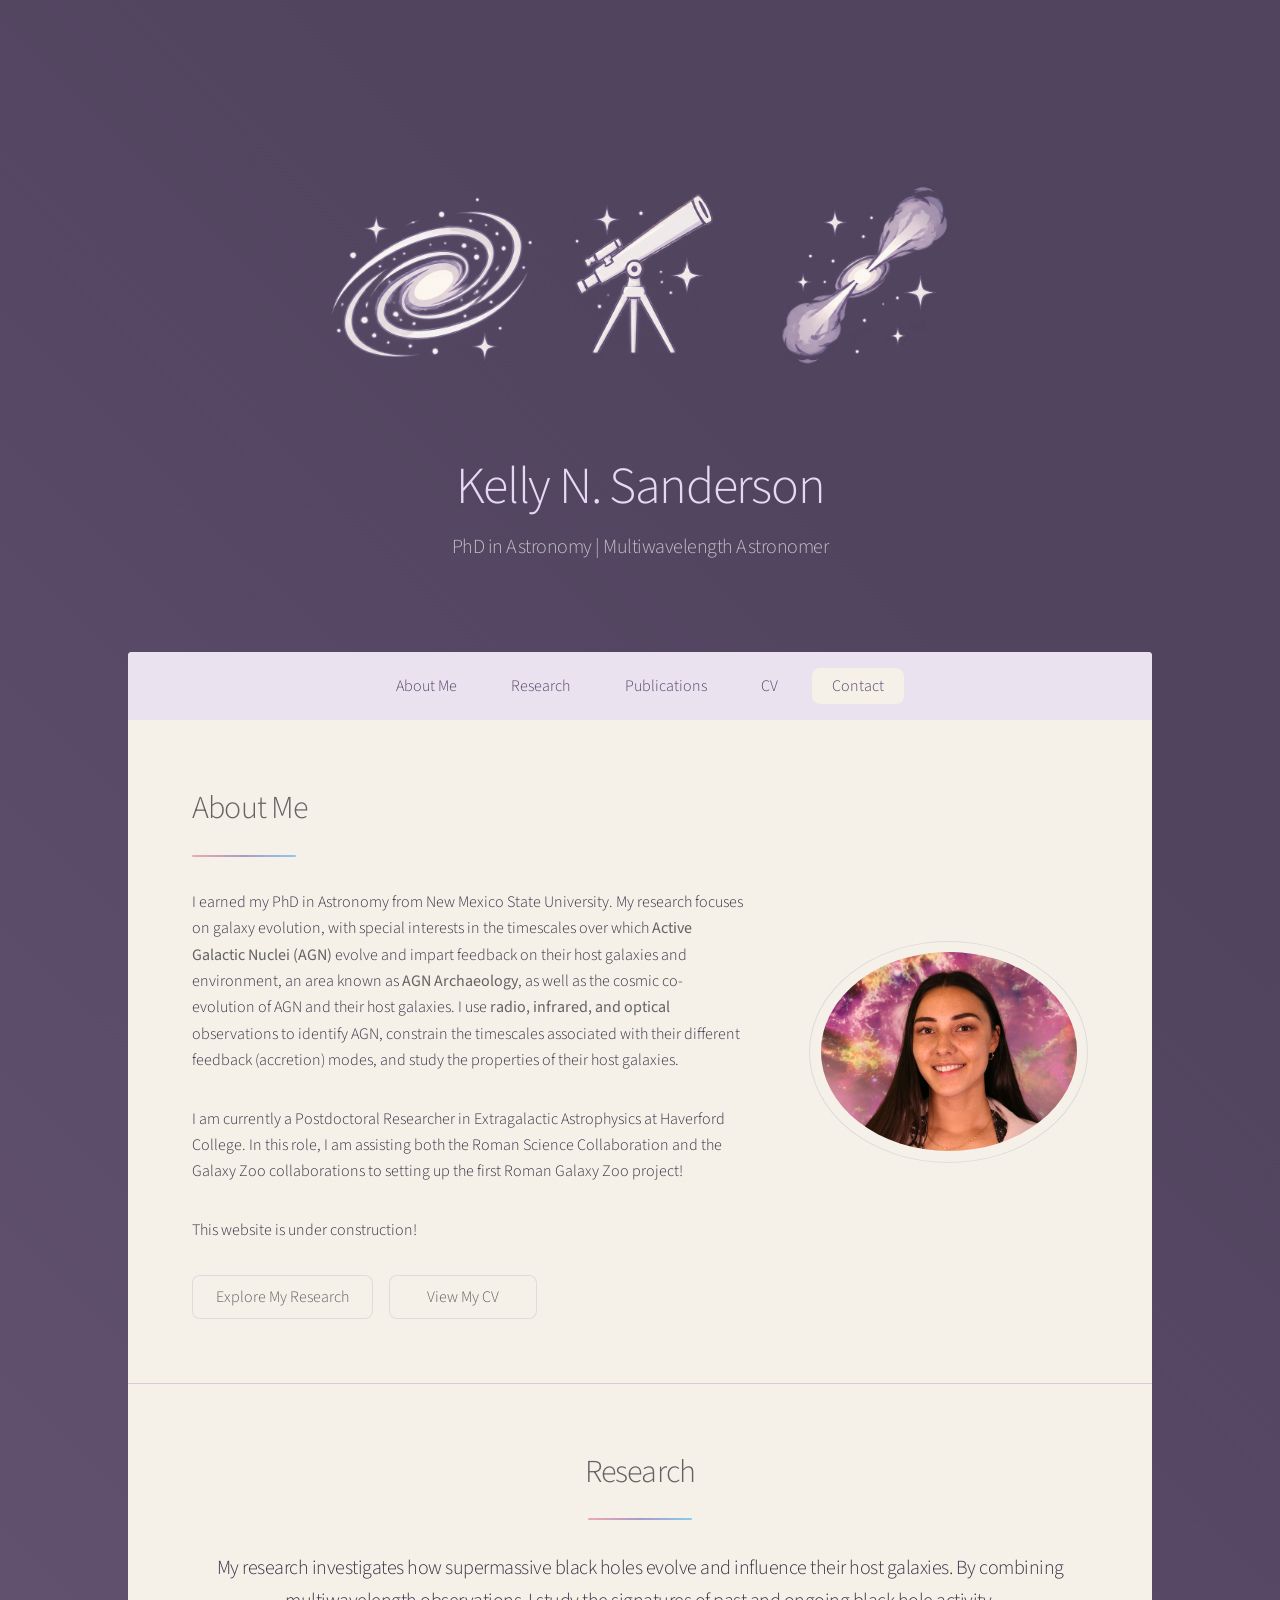
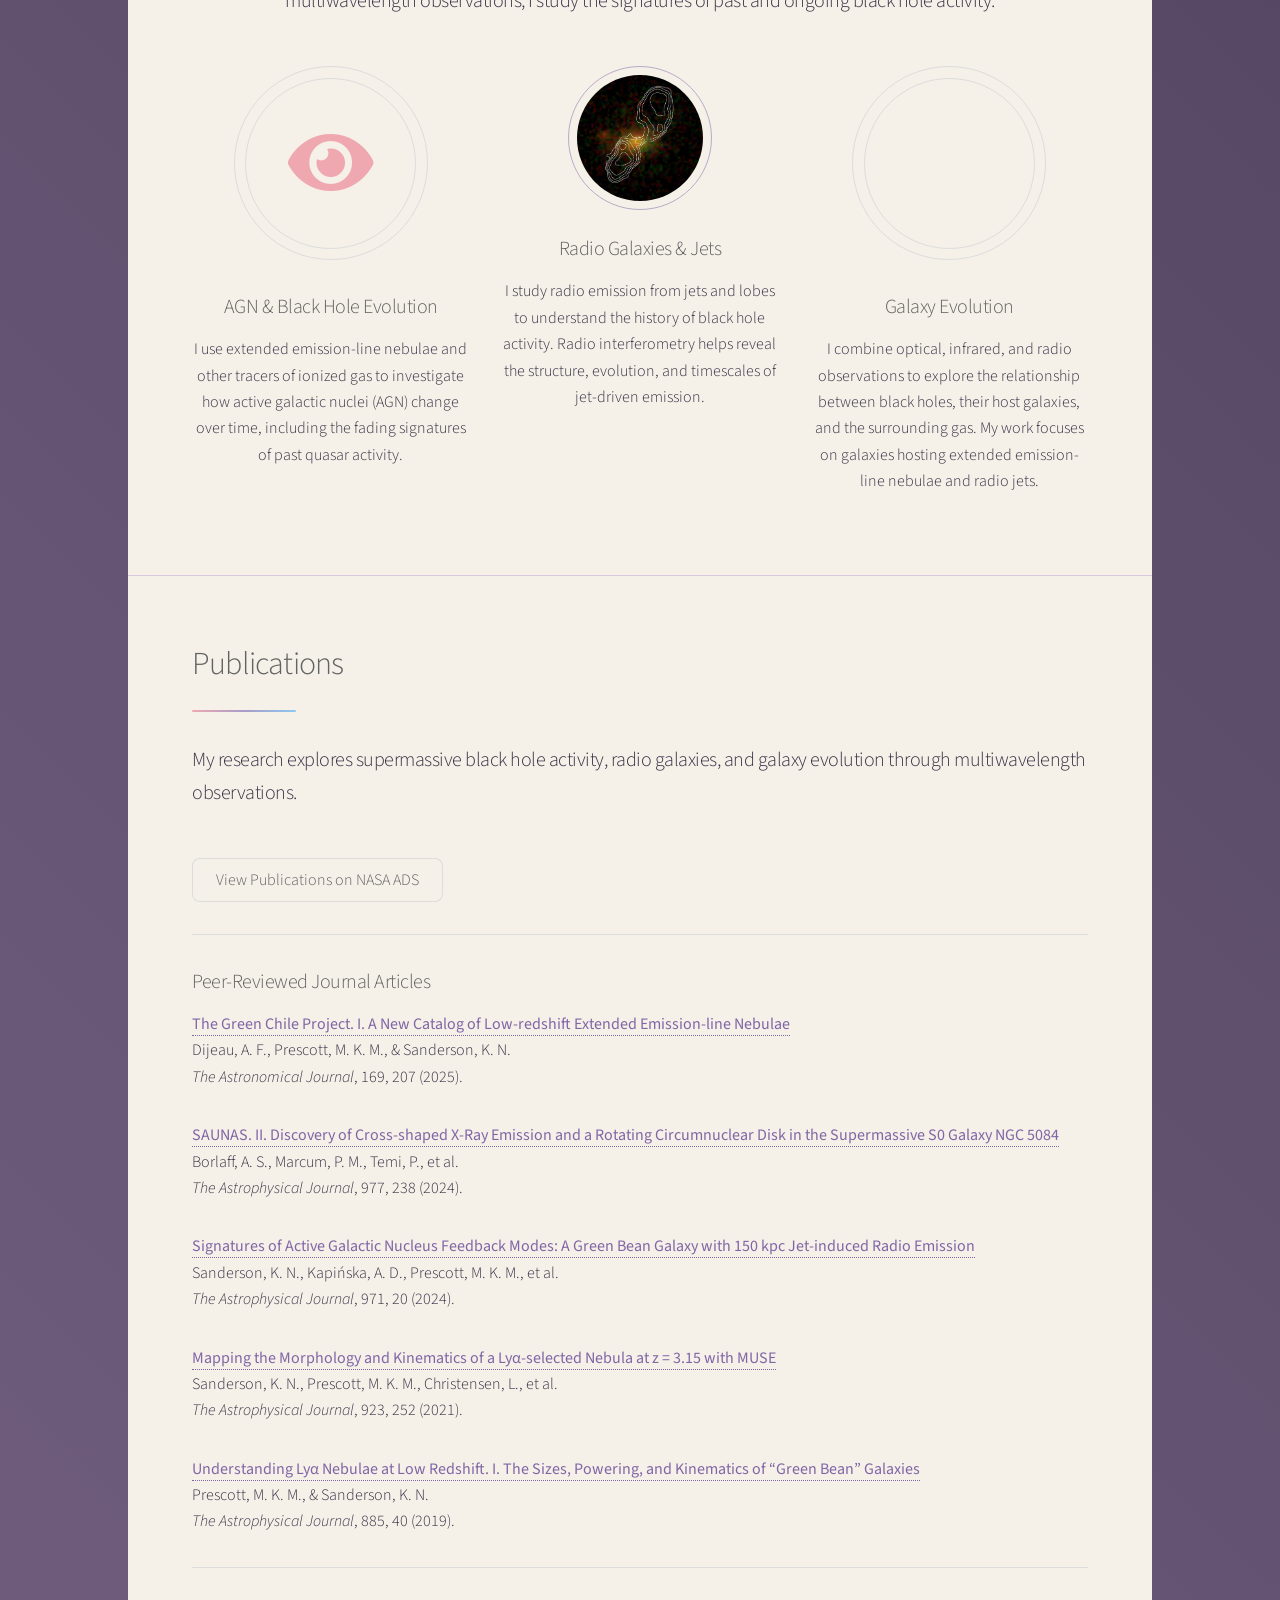
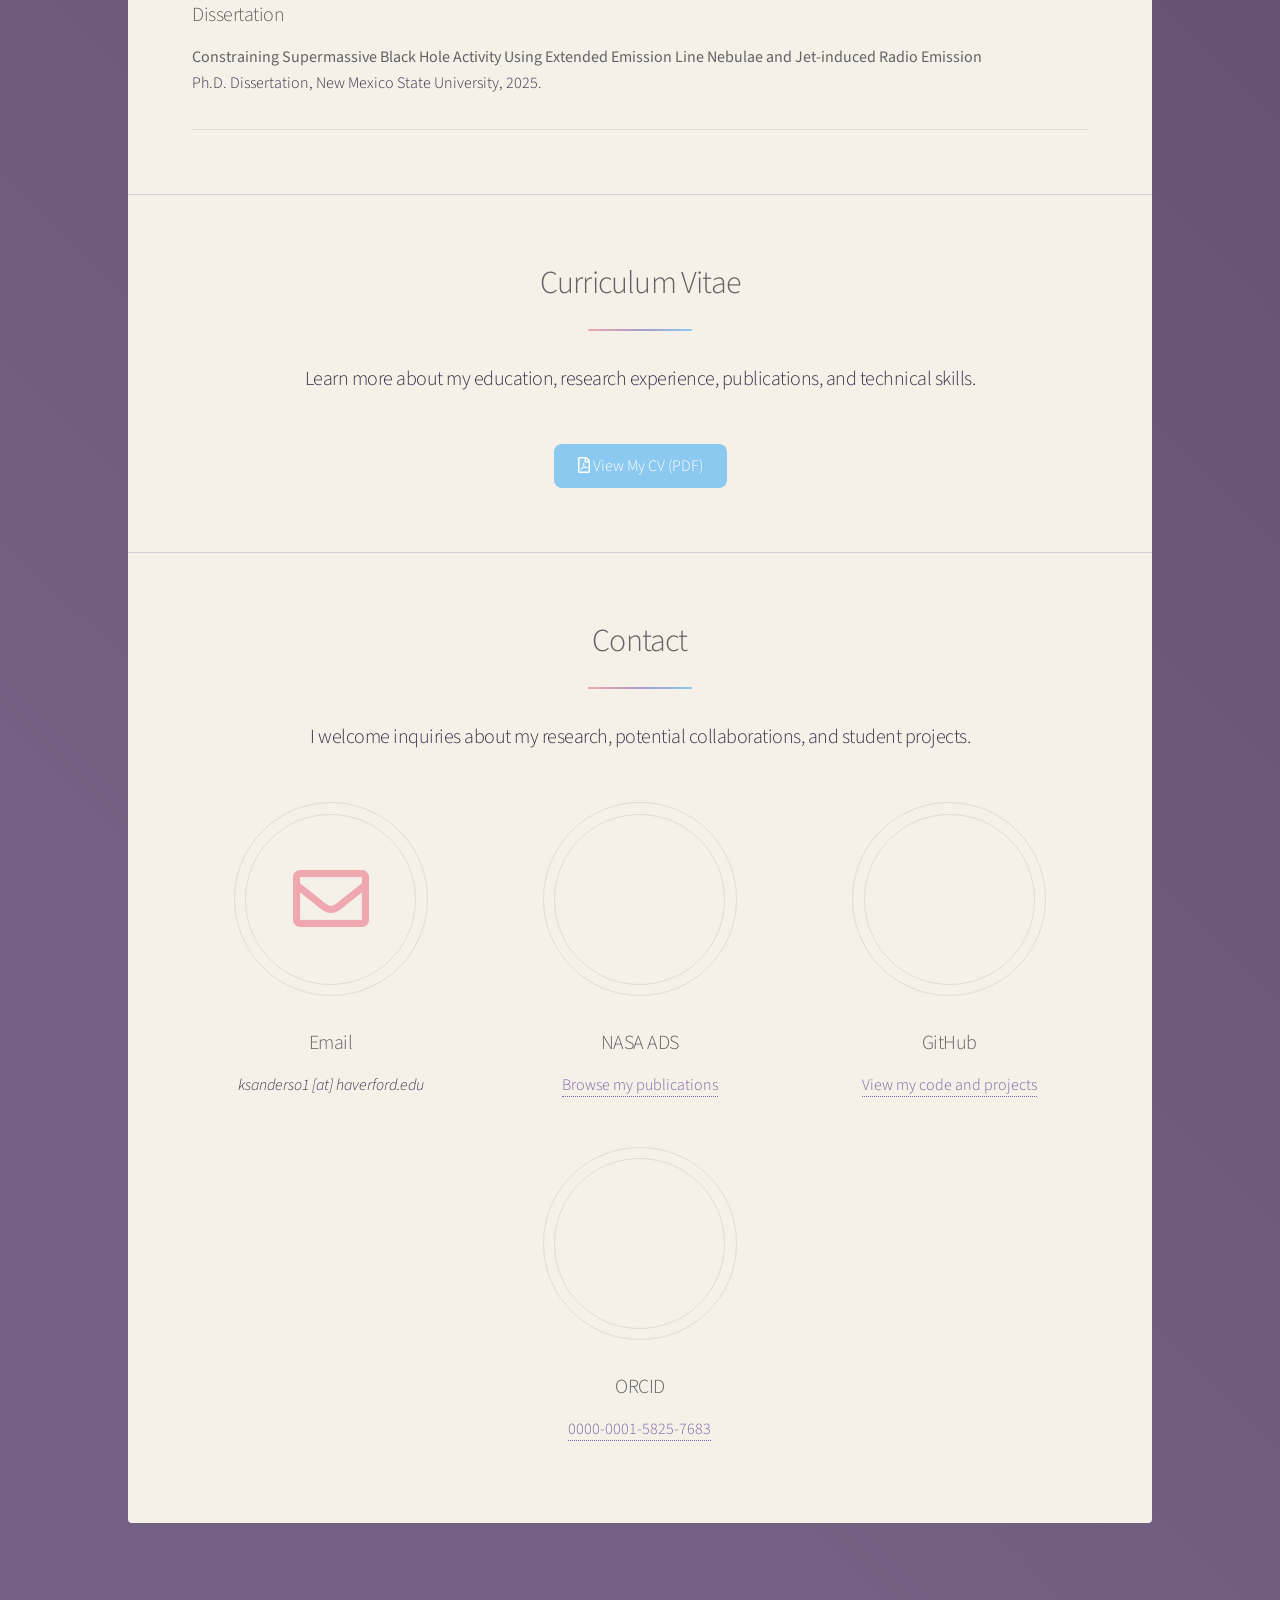
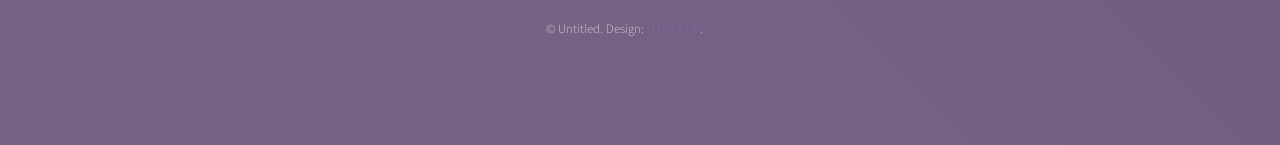
<file: index.html>
<!DOCTYPE HTML>
<!--
	Stellar by HTML5 UP
	html5up.net | @ajlkn
	Free for personal and commercial use under the CCA 3.0 license (html5up.net/license)
-->
<html>
	<head>
		<title>Kelly Sanderson</title>
		<meta charset="utf-8" />
		<meta name="viewport" content="width=device-width, initial-scale=1, user-scalable=no" />
		<link rel="stylesheet" href="assets/css/main.css" />
		<noscript><link rel="stylesheet" href="assets/css/noscript.css" /></noscript>
	</head>
	<body class="is-preload">

		<!-- Wrapper -->
			<div id="wrapper">

				<!-- Header -->
					<header id="header" class="alt">
						<span class="logo"><img src="images/Banner_icons_Galaxy_Telescope_Jets.png" alt="" /></span>
						<h1>Kelly N. Sanderson</h1>
						<p>PhD in Astronomy | Multiwavelength Astronomer</p>
					</header>


					<!-- Nav -->
					<nav id="nav">
					    <ul>
					        <li><a href="#intro" class="active">About Me</a></li>
					        <li><a href="#research">Research</a></li>
					        <li><a href="#publications">Publications</a></li>
					        <li><a href="#cv">CV</a></li>
					        <li><a href="#contact">Contact</a></li>
					    </ul>
					</nav>


				<!-- Main -->
					<div id="main">


						<!-- Introduction -->
						<section id="intro" class="main">
						    <div class="spotlight">
						        <div class="content">
						            <header class="major">
						                <h2>About Me</h2>
						            </header>
						
								    <p>
								      I earned my PhD in Astronomy from New Mexico State University. My research focuses on galaxy evolution, with 
								      special interests in the timescales over which <strong>Active Galactic Nuclei (AGN)</strong> evolve and impart 
								      feedback on their host galaxies and environment, an area known as <strong>AGN Archaeology</strong>, as well as the cosmic co-evolution 
								      of AGN and their host galaxies. I use <strong>radio, infrared, and optical</strong> observations to identify AGN, constrain the timescales
								      associated with their different feedback (accretion) modes, and study the properties of their host galaxies. 
								    </p>
								    <p> I am currently a Postdoctoral Researcher in Extragalactic Astrophysics at Haverford College. In this role, I am 
								      assisting both the Roman Science Collaboration and the Galaxy Zoo collaborations to setting up the first Roman Galaxy Zoo project!
								    </p>

									<p> This website is under construction!</p>
						            <ul class="actions">
						                <li><a href="#research" class="button">Explore My Research</a></li>
						                <li><a href="#cv" class="button">View My CV</a></li>
						            </ul>
						        </div>
						
						        <span class="image">
						            <img src="ProfilePhoto.jpeg" alt="Kelly Sanderson" />
						        </span>
						    </div>
						</section>


						<!-- Research Section -->
						<section id="research" class="main special">
						    <header class="major">
						        <h2>Research</h2>
						        <p>
						            My research investigates how supermassive black holes
						            evolve and influence their host galaxies. By combining
						            multiwavelength observations, I study the signatures of
						            past and ongoing black hole activity.
						        </p>
						    </header>
						
						    <ul class="features">
						        <li>
						            <span class="icon solid major style1 fa-eye"></span>
						            <h3>AGN & Black Hole Evolution</h3>
						            <p>
						                I use extended emission-line nebulae and other
						                tracers of ionized gas to investigate how active
						                galactic nuclei (AGN) change over time, including
						                the fading signatures of past quasar activity.
						            </p>
						        </li>
						
						        <li>
						            <!-- <span class="icon"><img src="images/gp044_SDSSRGB_VLA6.0GHz_radio_galaxy_example.png" alt="" /></span> -->
									    <span class="icon research-image-frame">
									        <img
									            src="images/gp044_SDSSRGB_VLA6.0GHz_radio_galaxy_example.png"
									            alt="Optical and radio image of radio galaxy GP044"
									        />
									    </span>
						            <h3>Radio Galaxies & Jets</h3>
						            <p>
						                I study radio emission from jets and lobes to
						                understand the history of black hole activity.
						                Radio interferometry helps reveal the structure,
						                evolution, and timescales of jet-driven emission.
						            </p>
						        </li>
						
						        <li>
						            <span class="icon major style5 fa-globe"></span>
						            <h3>Galaxy Evolution</h3>
						            <p>
						                I combine optical, infrared, and radio observations
						                to explore the relationship between black holes,
						                their host galaxies, and the surrounding gas.
						                My work focuses on galaxies hosting extended
						                emission-line nebulae and radio jets.
						            </p>
						        </li>
						    </ul>
						</section>



						<!-- Publications -->
						<section id="publications" class="main">
						    <header class="major">
						        <h2>Publications</h2>
						        <p>
						            My research explores supermassive black hole activity,
						            radio galaxies, and galaxy evolution through
						            multiwavelength observations.
						        </p>
						    </header>
						
						    <ul class="actions">
						        <li>
						            <a href="https://ui.adsabs.harvard.edu/search/filter_database_fq_database=AND&filter_database_fq_database=((database%3Aastronomy%20OR%20database%3Aphysics))&filter_database_fq_database=database%3A%22astronomy%22&filter_doctype_facet_hier_fq_doctype=AND&filter_doctype_facet_hier_fq_doctype=doctype_facet_hier%3A%220%2FArticle%22&fq=%7B!type%3Daqp%20v%3D%24fq_database%7D&fq=%7B!type%3Daqp%20v%3D%24fq_author%7D&fq=%7B!type%3Daqp%20v%3D%24fq_doctype%7D&fq_author=(author_facet_hier%3A%221%2FSanderson%2C%20K%2FSanderson%2C%20Kelly%20N%22%20OR%20author_facet_hier%3A%221%2FSanderson%2C%20K%2FSanderson%2C%20Kelly%22%20OR%20author_facet_hier%3A%221%2FSanderson%2C%20K%2FSanderson%2C%20K%22%20OR%20author_facet_hier%3A%221%2FSanderson%2C%20K%2FSanderson%2C%20K%20%20N%22)&fq_database=(((database%3Aastronomy%20OR%20database%3Aphysics))%20AND%20database%3A%22astronomy%22)&fq_doctype=(doctype_facet_hier%3A%220%2FArticle%22)&q=author%3A%22Sanderson%22&sort=date%20desc%2C%20bibcode%20desc&p_=0"
						               class="button"
						               target="_blank"
						               rel="noopener noreferrer">
						                View Publications on NASA ADS
						            </a>
						        </li>
						    </ul>
						
						    <hr />


						    <h3>Peer-Reviewed Journal Articles</h3>
						
						    <p>
						        <strong>
						            <a href="https://ui.adsabs.harvard.edu/#abs/2025AJ....169..207D/abstract"
						               target="_blank"
						               rel="noopener noreferrer">
						                The Green Chile Project. I. A New Catalog of Low-redshift
						                Extended Emission-line Nebulae
						            </a>
						        </strong><br />
						        Dijeau, A. F., Prescott, M. K. M., &amp; Sanderson, K. N.
						        <br />
						        <em>The Astronomical Journal</em>, 169, 207 (2025).
						    </p>
							
							<p>
							    <strong>
							        <a href="https://ui.adsabs.harvard.edu/abs/2024ApJ...977..238B/abstract"
							           target="_blank"
							           rel="noopener noreferrer">
							            SAUNAS. II. Discovery of Cross-shaped X-Ray Emission and a
							            Rotating Circumnuclear Disk in the Supermassive S0 Galaxy NGC 5084
							        </a>
							    </strong><br />
							    Borlaff, A. S., Marcum, P. M., Temi, P., et al.
							    <br />
							    <em>The Astrophysical Journal</em>, 977, 238 (2024).
							</p>
							
						    <p>
						        <strong>
						            <a href="https://ui.adsabs.harvard.edu/#abs/2024ApJ...971...20S/abstract"
						               target="_blank"
						               rel="noopener noreferrer">
						                Signatures of Active Galactic Nucleus Feedback Modes:
						                A Green Bean Galaxy with 150 kpc Jet-induced Radio Emission
						            </a>
						        </strong><br />
						        Sanderson, K. N., Kapińska, A. D., Prescott, M. K. M., et al.
						        <br />
						        <em>The Astrophysical Journal</em>, 971, 20 (2024).
						    </p>
						
						    <p>
						        <strong>
						            <a href="https://ui.adsabs.harvard.edu/#abs/2021ApJ...923..252S/abstract"
						               target="_blank"
						               rel="noopener noreferrer">
						                Mapping the Morphology and Kinematics of a Lyα-selected
						                Nebula at z = 3.15 with MUSE
						            </a>
						        </strong><br />
						        Sanderson, K. N., Prescott, M. K. M., Christensen, L., et al.
						        <br />
						        <em>The Astrophysical Journal</em>, 923, 252 (2021).
						    </p>
						
						    <p>
						        <strong>
						            <a href="https://ui.adsabs.harvard.edu/#abs/2019ApJ...885...40P/abstract"
						               target="_blank"
						               rel="noopener noreferrer">
						                Understanding Lyα Nebulae at Low Redshift. I. The Sizes,
						                Powering, and Kinematics of “Green Bean” Galaxies
						            </a>
						        </strong><br />
						        Prescott, M. K. M., &amp; Sanderson, K. N.
						        <br />
						        <em>The Astrophysical Journal</em>, 885, 40 (2019).
						    </p>
						
						    <hr />

		
						    <h3>Dissertation</h3>
						    <p>
						        <strong>
						            Constraining Supermassive Black Hole Activity Using
						            Extended Emission Line Nebulae and Jet-induced Radio Emission
						        </strong><br />
						        Ph.D. Dissertation, New Mexico State University, 2025.
						    </p>
						
						    <hr />
						
						</section>

						<!-- CV -->
						<section id="cv" class="main special">
						    <header class="major">
						        <h2>Curriculum Vitae</h2>
						        <p>
						            Learn more about my education, research experience,
						            publications, and technical skills.
						        </p>
						    </header>
						
						    <ul class="actions special">
						        <li>
						            <a href="Kelly_s_CV_Oct2026.pdf"
						               class="button primary"
						               target="_blank"
						               rel="noopener noreferrer">
						                <span class="icon fa-file-pdf"></span>
						                View My CV (PDF)
						            </a>
						        </li>
						    </ul>
						</section>

						
						<!-- Contact -->
						<section id="contact" class="main special">
						    <header class="major">
						        <h2>Contact</h2>
						        <p>
						            I welcome inquiries about my research, potential
						            collaborations, and student projects.
						        </p>
						    </header>
						
						    <ul class="features">
						        <li>
						            <span class="icon major style1 fa-envelope"></span>
						            <h3>Email</h3>
						            <p>
						                <em>ksanderso1 [at] haverford.edu</em>
						            </p>
						        </li>
						
						        <li>
						            <span class="icon major style3 fa-graduation-cap"></span>
						            <h3>NASA ADS</h3>
						            <p>
						                <a href="https://ui.adsabs.harvard.edu/search/filter_database_fq_database=AND&filter_database_fq_database=((database%3Aastronomy%20OR%20database%3Aphysics))&filter_database_fq_database=database%3A%22astronomy%22&filter_doctype_facet_hier_fq_doctype=AND&filter_doctype_facet_hier_fq_doctype=doctype_facet_hier%3A%220%2FArticle%22&fq=%7B!type%3Daqp%20v%3D%24fq_database%7D&fq=%7B!type%3Daqp%20v%3D%24fq_author%7D&fq=%7B!type%3Daqp%20v%3D%24fq_doctype%7D&fq_author=(author_facet_hier%3A%221%2FSanderson%2C%20K%2FSanderson%2C%20Kelly%20N%22%20OR%20author_facet_hier%3A%221%2FSanderson%2C%20K%2FSanderson%2C%20Kelly%22%20OR%20author_facet_hier%3A%221%2FSanderson%2C%20K%2FSanderson%2C%20K%22%20OR%20author_facet_hier%3A%221%2FSanderson%2C%20K%2FSanderson%2C%20K%20%20N%22)&fq_database=(((database%3Aastronomy%20OR%20database%3Aphysics))%20AND%20database%3A%22astronomy%22)&fq_doctype=(doctype_facet_hier%3A%220%2FArticle%22)&p_=0&q=author%3A%22Sanderson%22&sort=date%20desc%2C%20bibcode%20desc"
						                   target="_blank"
						                   rel="noopener noreferrer">
						                    Browse my publications
						                </a>
						            </p>
						        </li>
						
						        <li>
						            <span class="icon major style5 fa-github"></span>
						            <h3>GitHub</h3>
						            <p>
						                <a href="https://github.com/ksand017"
						                   target="_blank"
						                   rel="noopener noreferrer">
						                    View my code and projects
						                </a>
						            </p>
						        </li>
							    <li>
						            <span class="icon major style5 fa-github"></span>
						            <h3>ORCID</h3>
						            <p>
						                <a href="https://orcid.org/0000-0001-5825-7683"
						                   target="_blank"
						                   rel="noopener noreferrer">
						                    0000-0001-5825-7683
						                </a>
						            </p>
						        </li>
								
						    </ul>
						</section>


					</div>

				
				<!-- Footer -->
					<footer id="footer">
						<!-- <section>
							<h2>Aliquam sed mauris</h2>
							<p>Sed lorem ipsum dolor sit amet et nullam consequat feugiat consequat magna adipiscing tempus etiam dolore veroeros. eget dapibus mauris. Cras aliquet, nisl ut viverra sollicitudin, ligula erat egestas velit, vitae tincidunt odio.</p>
							<ul class="actions">
								<li><a href="generic.html" class="button">Learn More</a></li>
							</ul>
						</section>
						<section>
							<h2>Etiam feugiat</h2>
							<dl class="alt">
								<dt>Address</dt>
								<dd>1234 Somewhere Road &bull; Nashville, TN 00000 &bull; USA</dd>
								<dt>Phone</dt>
								<dd>(000) 000-0000 x 0000</dd>
								<dt>Email</dt>
								<dd><a href="#">information@untitled.tld</a></dd>
							</dl>
							<ul class="icons">
								<li><a href="#" class="icon brands fa-twitter alt"><span class="label">Twitter</span></a></li>
								<li><a href="#" class="icon brands fa-facebook-f alt"><span class="label">Facebook</span></a></li>
								<li><a href="#" class="icon brands fa-instagram alt"><span class="label">Instagram</span></a></li>
								<li><a href="#" class="icon brands fa-github alt"><span class="label">GitHub</span></a></li>
								<li><a href="#" class="icon brands fa-dribbble alt"><span class="label">Dribbble</span></a></li>
							</ul>
						</section> -->
						<p class="copyright">&copy; Untitled. Design: <a href="https://html5up.net">HTML5 UP</a>.</p>
					</footer>

			</div>

		<!-- Scripts -->
			<script src="assets/js/jquery.min.js"></script>
			<script src="assets/js/jquery.scrollex.min.js"></script>
			<script src="assets/js/jquery.scrolly.min.js"></script>
			<script src="assets/js/browser.min.js"></script>
			<script src="assets/js/breakpoints.min.js"></script>
			<script src="assets/js/util.js"></script>
			<script src="assets/js/main.js"></script>

	</body>
</html>
</file>
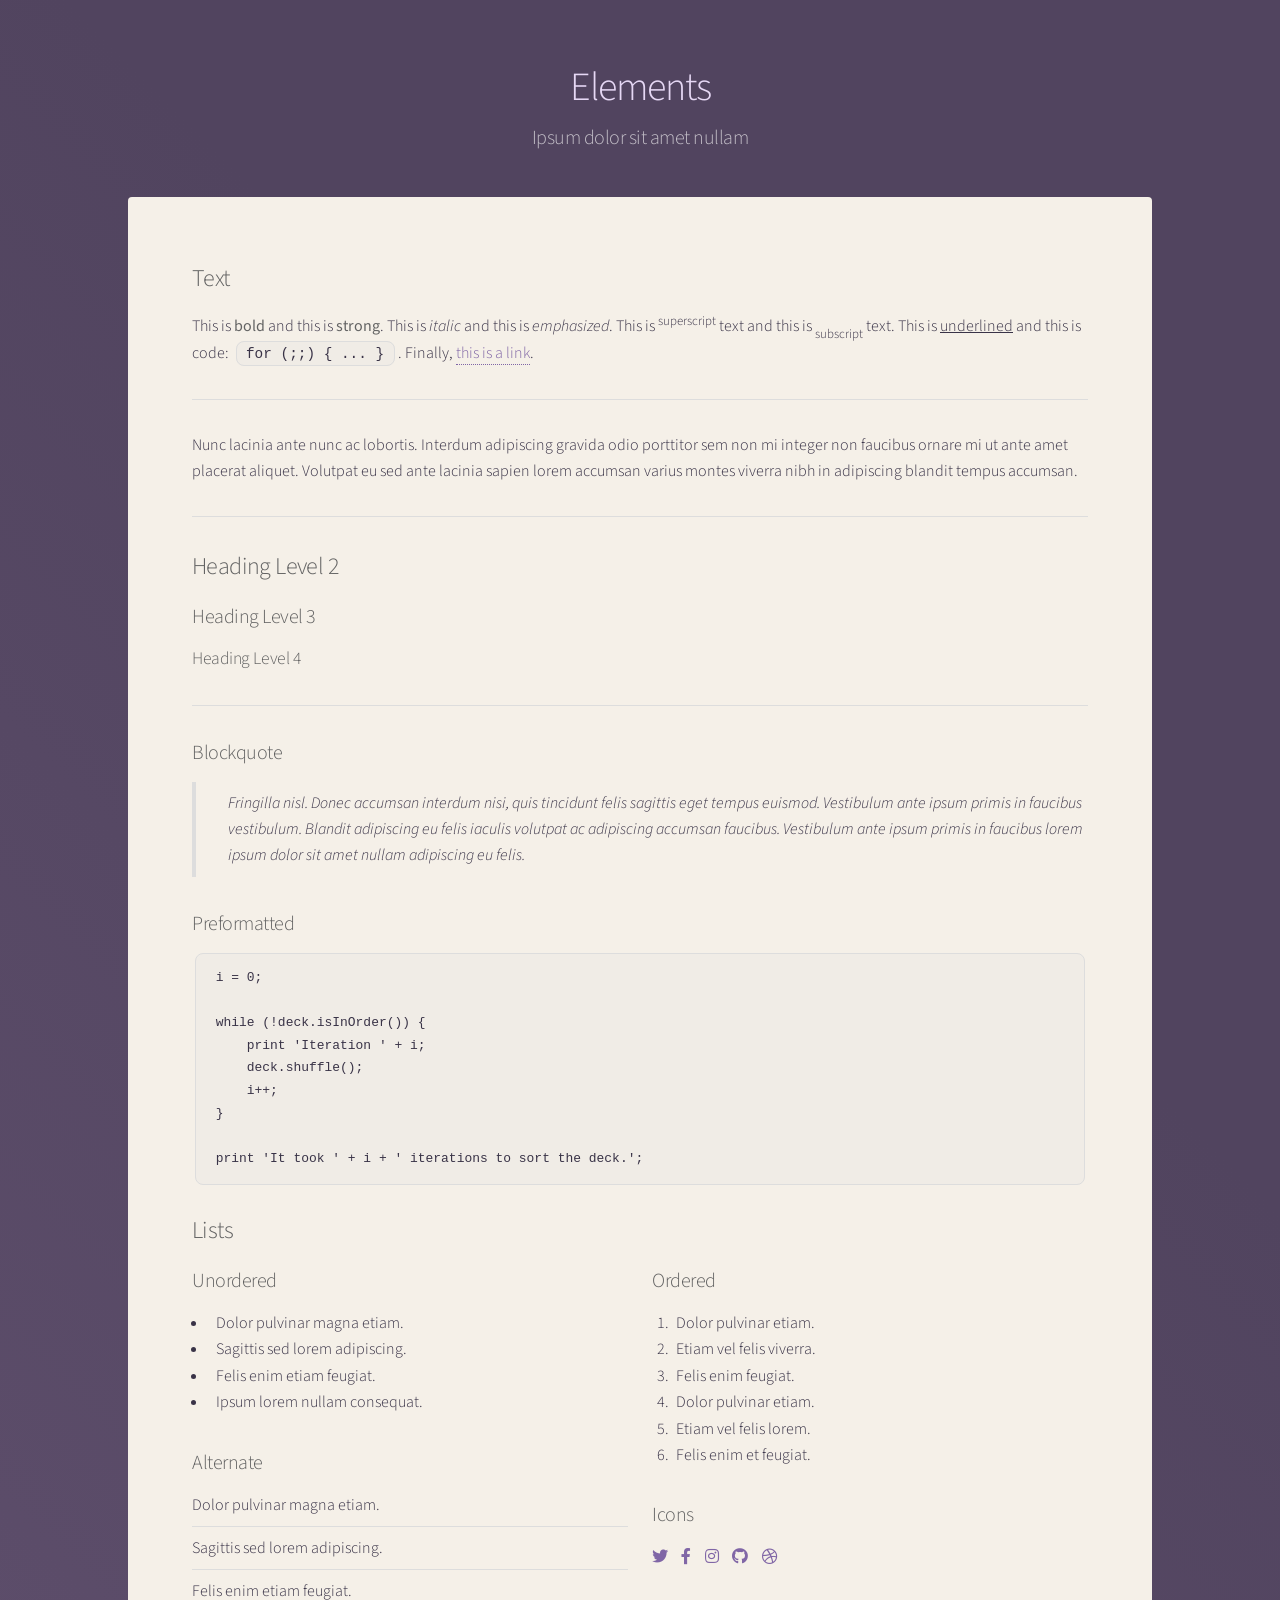
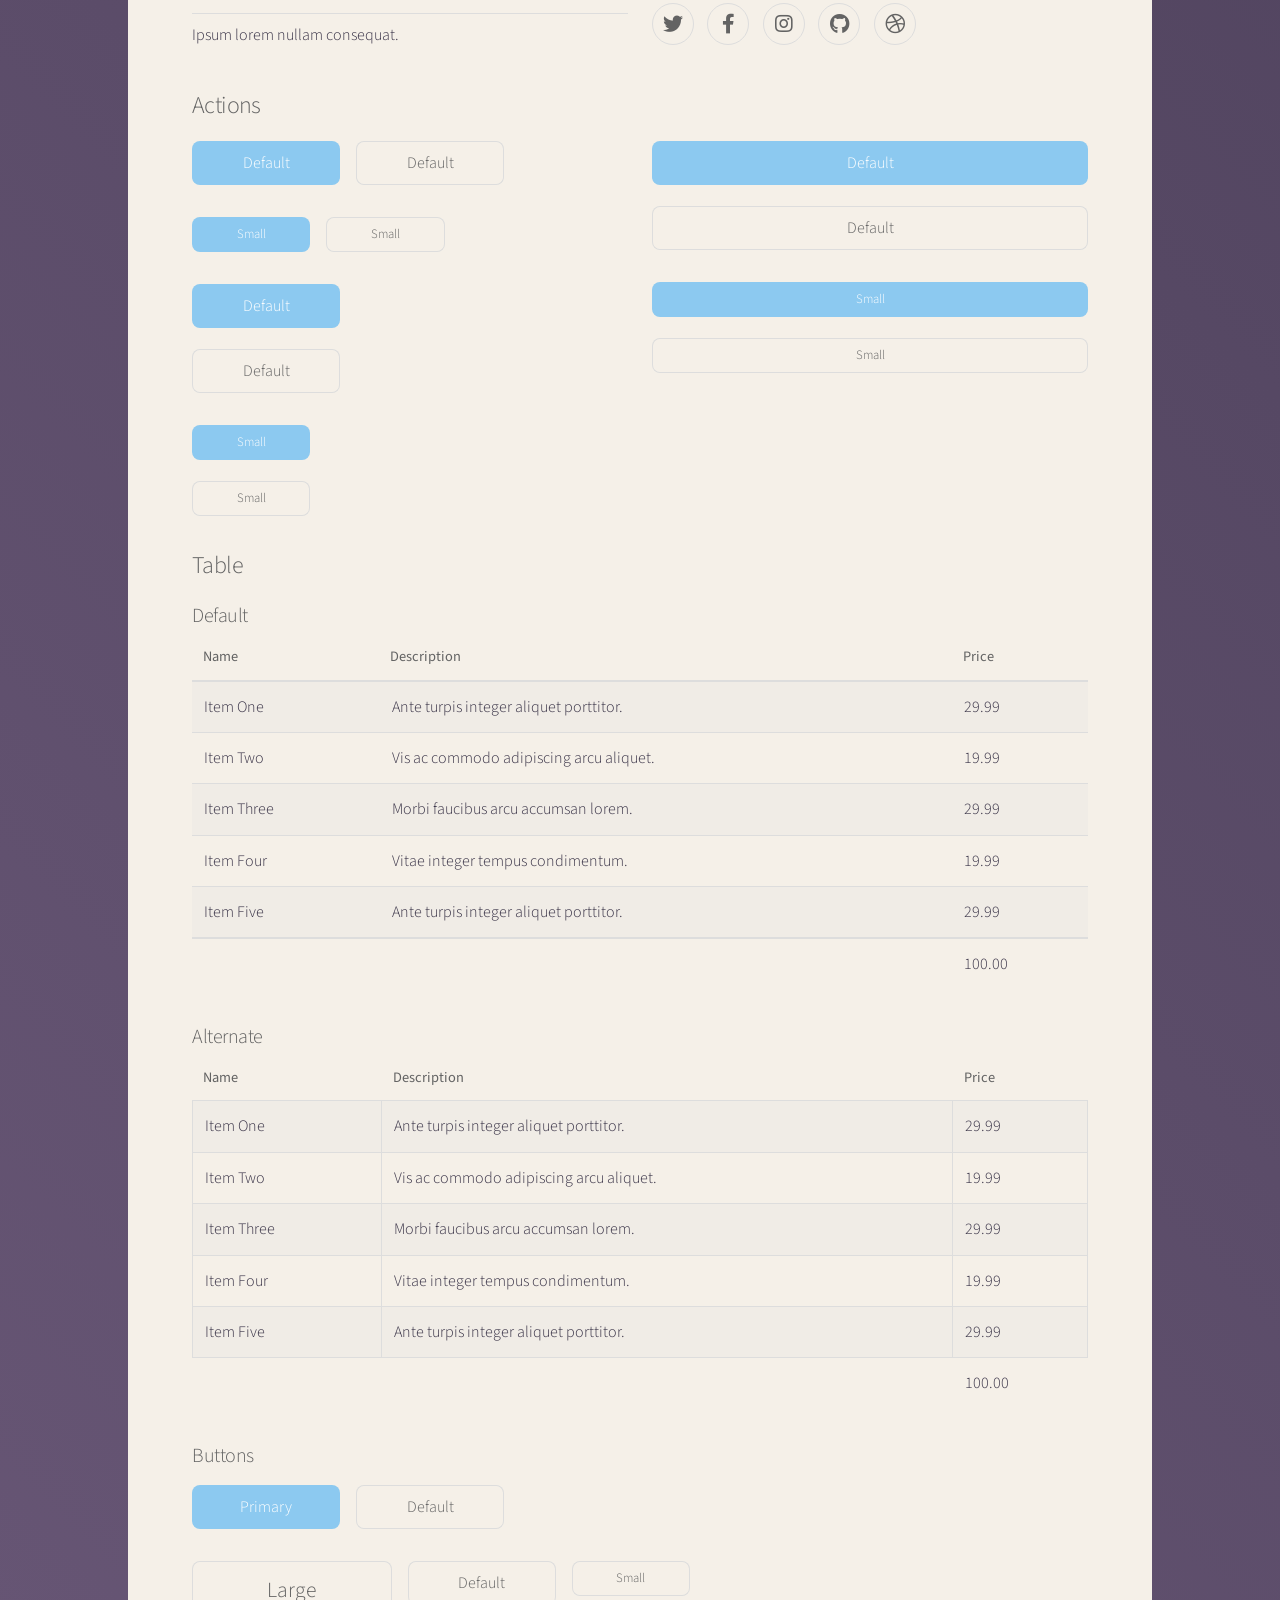
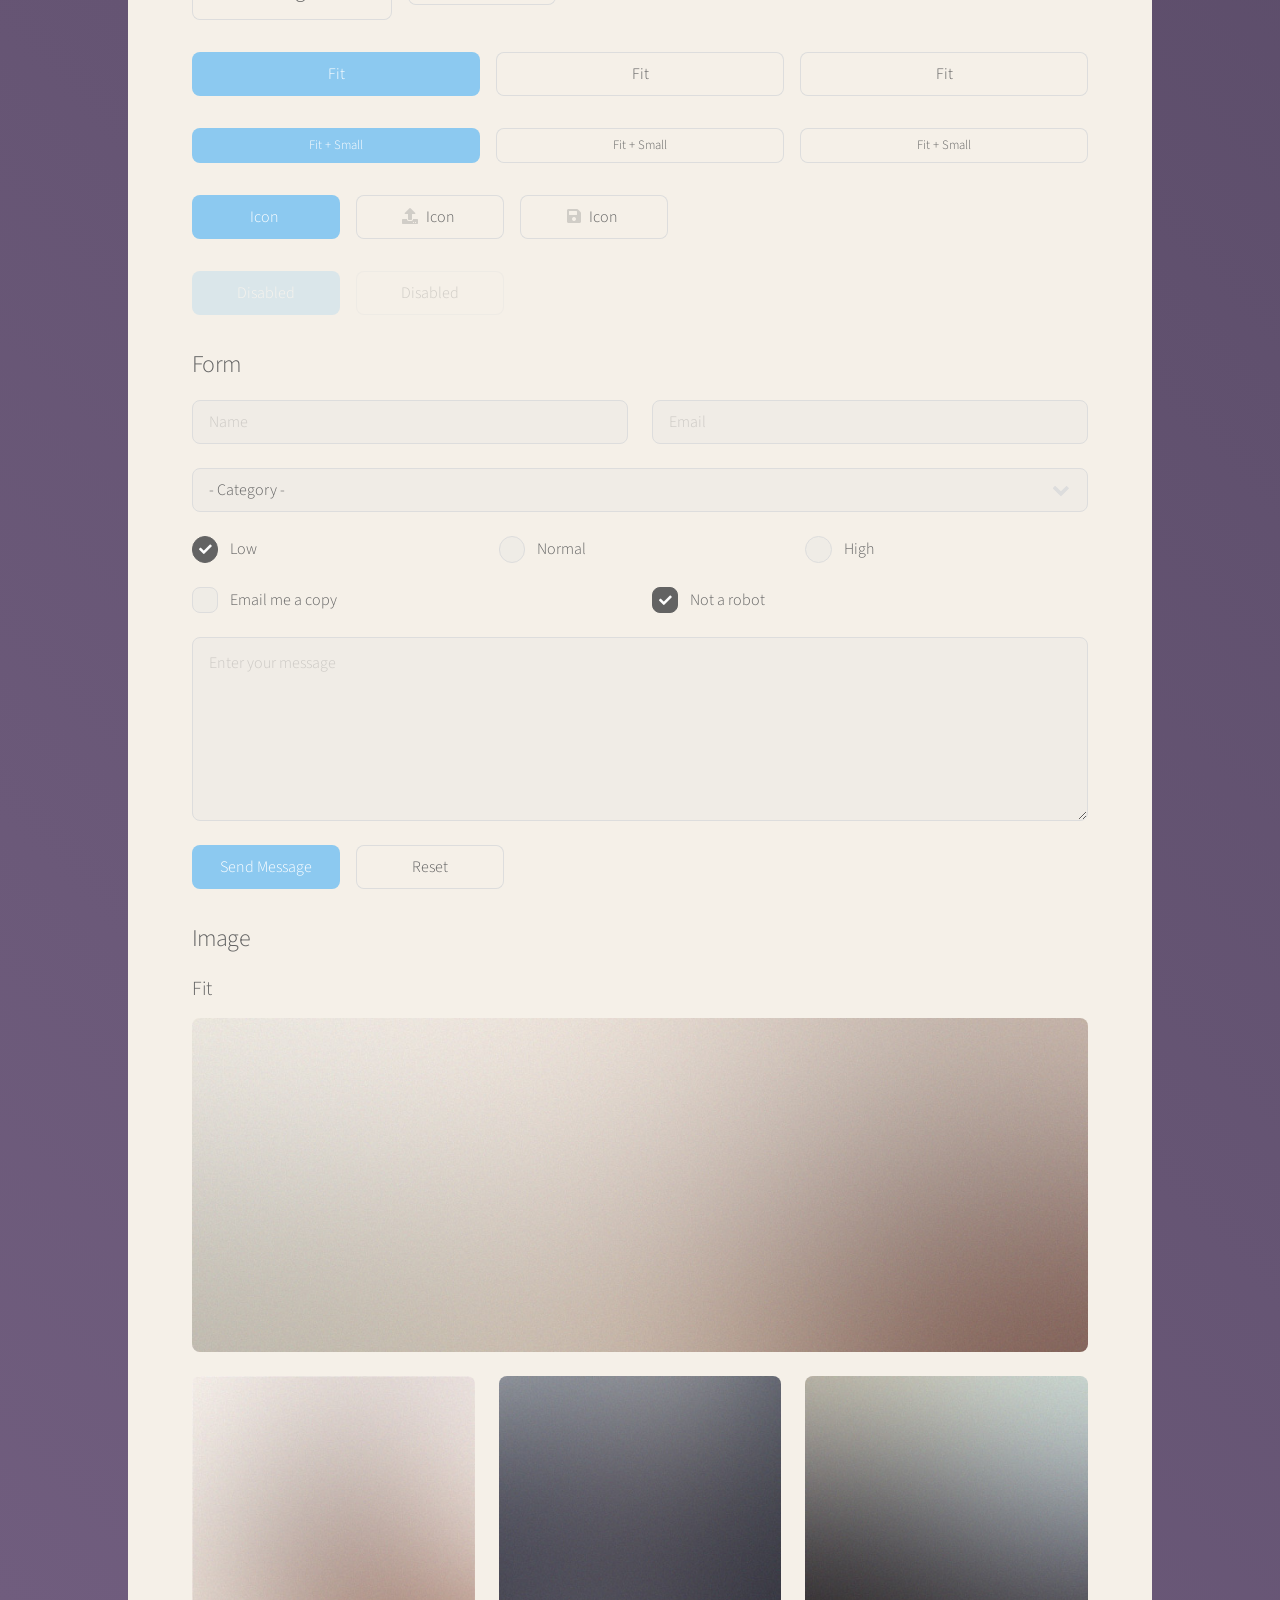
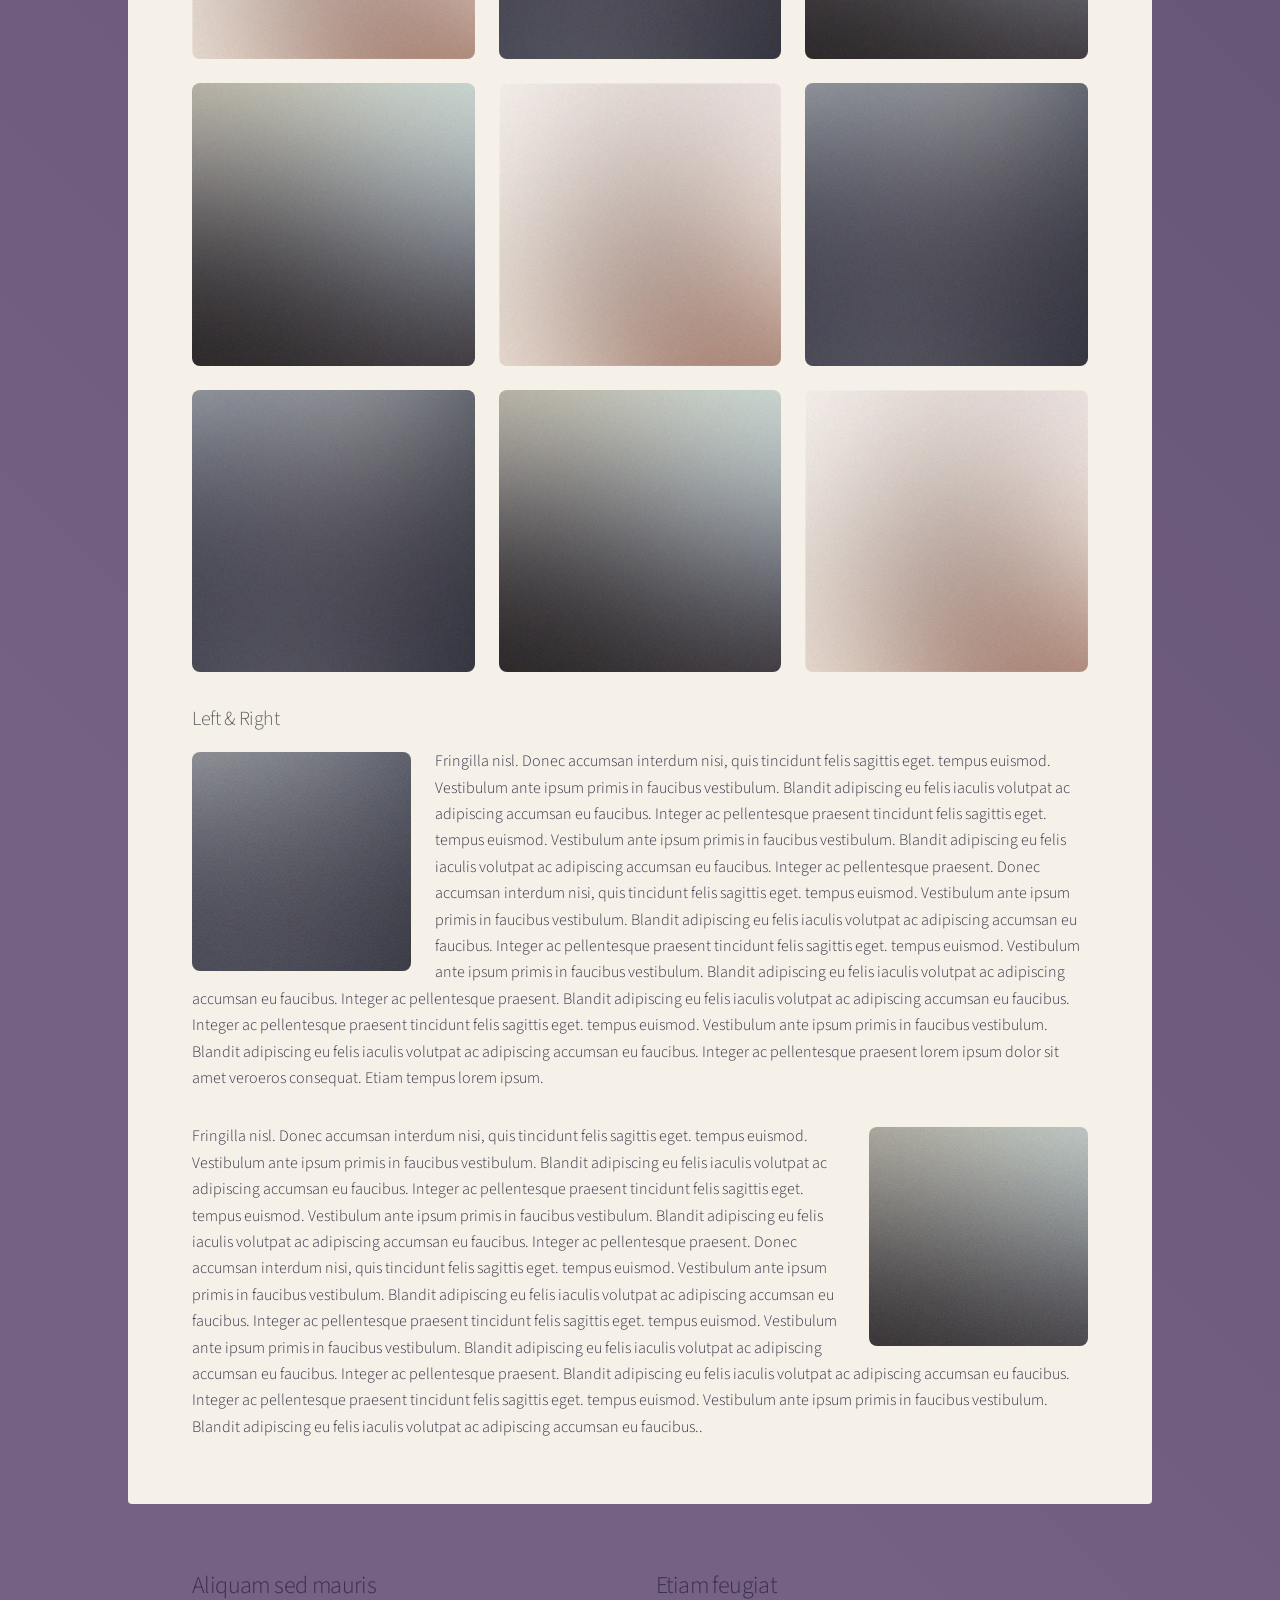
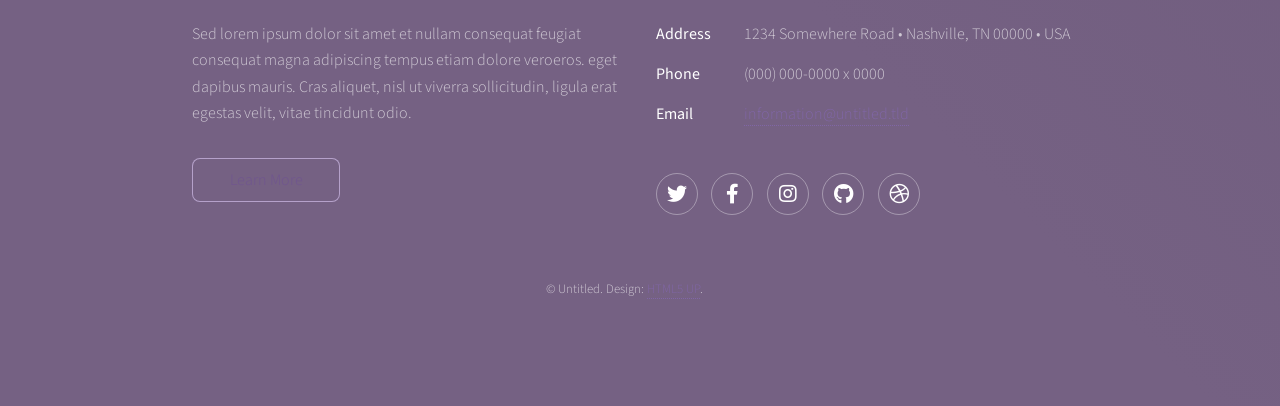
<file: elements.html>
<!DOCTYPE HTML>
<!--
	Stellar by HTML5 UP
	html5up.net | @ajlkn
	Free for personal and commercial use under the CCA 3.0 license (html5up.net/license)
-->
<html>
	<head>
		<title>Elements - Stellar by HTML5 UP</title>
		<meta charset="utf-8" />
		<meta name="viewport" content="width=device-width, initial-scale=1, user-scalable=no" />
		<link rel="stylesheet" href="assets/css/main.css" />
		<noscript><link rel="stylesheet" href="assets/css/noscript.css" /></noscript>
	</head>
	<body class="is-preload">

		<!-- Wrapper -->
			<div id="wrapper">

				<!-- Header -->
					<header id="header">
						<h1>Elements</h1>
						<p>Ipsum dolor sit amet nullam</p>
					</header>

				<!-- Main -->
					<div id="main">

						<!-- Content -->
							<section id="content" class="main">

								<!-- Text -->
									<section>
										<h2>Text</h2>
										<p>This is <b>bold</b> and this is <strong>strong</strong>. This is <i>italic</i> and this is <em>emphasized</em>.
										This is <sup>superscript</sup> text and this is <sub>subscript</sub> text.
										This is <u>underlined</u> and this is code: <code>for (;;) { ... }</code>. Finally, <a href="#">this is a link</a>.</p>
										<hr />
										<p>Nunc lacinia ante nunc ac lobortis. Interdum adipiscing gravida odio porttitor sem non mi integer non faucibus ornare mi ut ante amet placerat aliquet. Volutpat eu sed ante lacinia sapien lorem accumsan varius montes viverra nibh in adipiscing blandit tempus accumsan.</p>
										<hr />
										<h2>Heading Level 2</h2>
										<h3>Heading Level 3</h3>
										<h4>Heading Level 4</h4>
										<hr />
										<h3>Blockquote</h3>
										<blockquote>Fringilla nisl. Donec accumsan interdum nisi, quis tincidunt felis sagittis eget tempus euismod. Vestibulum ante ipsum primis in faucibus vestibulum. Blandit adipiscing eu felis iaculis volutpat ac adipiscing accumsan faucibus. Vestibulum ante ipsum primis in faucibus lorem ipsum dolor sit amet nullam adipiscing eu felis.</blockquote>
										<h3>Preformatted</h3>
										<pre><code>i = 0;

while (!deck.isInOrder()) {
    print 'Iteration ' + i;
    deck.shuffle();
    i++;
}

print 'It took ' + i + ' iterations to sort the deck.';</code></pre>
									</section>

								<!-- Lists -->
									<section>
										<h2>Lists</h2>
										<div class="row">
											<div class="col-6 col-12-medium">
												<h3>Unordered</h3>
												<ul>
													<li>Dolor pulvinar magna etiam.</li>
													<li>Sagittis sed lorem adipiscing.</li>
													<li>Felis enim etiam feugiat.</li>
													<li>Ipsum lorem nullam consequat.</li>
												</ul>
												<h3>Alternate</h3>
												<ul class="alt">
													<li>Dolor pulvinar magna etiam.</li>
													<li>Sagittis sed lorem adipiscing.</li>
													<li>Felis enim etiam feugiat.</li>
													<li>Ipsum lorem nullam consequat.</li>
												</ul>
											</div>
											<div class="col-6 col-12-medium">
												<h3>Ordered</h3>
												<ol>
													<li>Dolor pulvinar etiam.</li>
													<li>Etiam vel felis viverra.</li>
													<li>Felis enim feugiat.</li>
													<li>Dolor pulvinar etiam.</li>
													<li>Etiam vel felis lorem.</li>
													<li>Felis enim et feugiat.</li>
												</ol>
												<h3>Icons</h3>
												<ul class="icons">
													<li><a href="#" class="icon brands fa-twitter"><span class="label">Twitter</span></a></li>
													<li><a href="#" class="icon brands fa-facebook-f"><span class="label">Facebook</span></a></li>
													<li><a href="#" class="icon brands fa-instagram"><span class="label">Instagram</span></a></li>
													<li><a href="#" class="icon brands fa-github"><span class="label">GitHub</span></a></li>
													<li><a href="#" class="icon brands fa-dribbble"><span class="label">Dribbble</span></a></li>
												</ul>
												<ul class="icons">
													<li><a href="#" class="icon brands alt fa-twitter"><span class="label">Twitter</span></a></li>
													<li><a href="#" class="icon brands alt fa-facebook-f"><span class="label">Facebook</span></a></li>
													<li><a href="#" class="icon brands alt fa-instagram"><span class="label">Instagram</span></a></li>
													<li><a href="#" class="icon brands alt fa-github"><span class="label">GitHub</span></a></li>
													<li><a href="#" class="icon brands alt fa-dribbble"><span class="label">Dribbble</span></a></li>
												</ul>
											</div>
										</div>
										<h2>Actions</h2>
										<div class="row">
											<div class="col-6 col-12-medium">
												<ul class="actions">
													<li><a href="#" class="button primary">Default</a></li>
													<li><a href="#" class="button">Default</a></li>
												</ul>
												<ul class="actions small">
													<li><a href="#" class="button primary small">Small</a></li>
													<li><a href="#" class="button small">Small</a></li>
												</ul>
												<ul class="actions stacked">
													<li><a href="#" class="button primary">Default</a></li>
													<li><a href="#" class="button">Default</a></li>
												</ul>
												<ul class="actions stacked">
													<li><a href="#" class="button primary small">Small</a></li>
													<li><a href="#" class="button small">Small</a></li>
												</ul>
											</div>
											<div class="col-6 col-12-medium">
												<ul class="actions stacked">
													<li><a href="#" class="button primary fit">Default</a></li>
													<li><a href="#" class="button fit">Default</a></li>
												</ul>
												<ul class="actions stacked">
													<li><a href="#" class="button primary small fit">Small</a></li>
													<li><a href="#" class="button small fit">Small</a></li>
												</ul>
											</div>
										</div>
									</section>

								<!-- Table -->
									<section>
										<h2>Table</h2>
										<h3>Default</h3>
										<div class="table-wrapper">
											<table>
												<thead>
													<tr>
														<th>Name</th>
														<th>Description</th>
														<th>Price</th>
													</tr>
												</thead>
												<tbody>
													<tr>
														<td>Item One</td>
														<td>Ante turpis integer aliquet porttitor.</td>
														<td>29.99</td>
													</tr>
													<tr>
														<td>Item Two</td>
														<td>Vis ac commodo adipiscing arcu aliquet.</td>
														<td>19.99</td>
													</tr>
													<tr>
														<td>Item Three</td>
														<td> Morbi faucibus arcu accumsan lorem.</td>
														<td>29.99</td>
													</tr>
													<tr>
														<td>Item Four</td>
														<td>Vitae integer tempus condimentum.</td>
														<td>19.99</td>
													</tr>
													<tr>
														<td>Item Five</td>
														<td>Ante turpis integer aliquet porttitor.</td>
														<td>29.99</td>
													</tr>
												</tbody>
												<tfoot>
													<tr>
														<td colspan="2"></td>
														<td>100.00</td>
													</tr>
												</tfoot>
											</table>
										</div>

										<h3>Alternate</h3>
										<div class="table-wrapper">
											<table class="alt">
												<thead>
													<tr>
														<th>Name</th>
														<th>Description</th>
														<th>Price</th>
													</tr>
												</thead>
												<tbody>
													<tr>
														<td>Item One</td>
														<td>Ante turpis integer aliquet porttitor.</td>
														<td>29.99</td>
													</tr>
													<tr>
														<td>Item Two</td>
														<td>Vis ac commodo adipiscing arcu aliquet.</td>
														<td>19.99</td>
													</tr>
													<tr>
														<td>Item Three</td>
														<td> Morbi faucibus arcu accumsan lorem.</td>
														<td>29.99</td>
													</tr>
													<tr>
														<td>Item Four</td>
														<td>Vitae integer tempus condimentum.</td>
														<td>19.99</td>
													</tr>
													<tr>
														<td>Item Five</td>
														<td>Ante turpis integer aliquet porttitor.</td>
														<td>29.99</td>
													</tr>
												</tbody>
												<tfoot>
													<tr>
														<td colspan="2"></td>
														<td>100.00</td>
													</tr>
												</tfoot>
											</table>
										</div>
									</section>

								<!-- Buttons -->
									<section>
										<h3>Buttons</h3>
										<ul class="actions">
											<li><a href="#" class="button primary">Primary</a></li>
											<li><a href="#" class="button">Default</a></li>
										</ul>
										<ul class="actions">
											<li><a href="#" class="button large">Large</a></li>
											<li><a href="#" class="button">Default</a></li>
											<li><a href="#" class="button small">Small</a></li>
										</ul>
										<ul class="actions fit">
											<li><a href="#" class="button primary fit">Fit</a></li>
											<li><a href="#" class="button fit">Fit</a></li>
											<li><a href="#" class="button fit">Fit</a></li>
										</ul>
										<ul class="actions fit small">
											<li><a href="#" class="button primary fit small">Fit + Small</a></li>
											<li><a href="#" class="button fit small">Fit + Small</a></li>
											<li><a href="#" class="button fit small">Fit + Small</a></li>
										</ul>
										<ul class="actions">
											<li><a href="#" class="button primary icon solidfa-download">Icon</a></li>
											<li><a href="#" class="button icon solid fa-upload">Icon</a></li>
											<li><a href="#" class="button icon solid fa-save">Icon</a></li>
										</ul>
										<ul class="actions">
											<li><span class="button primary disabled">Disabled</span></li>
											<li><span class="button disabled">Disabled</span></li>
										</ul>
									</section>

								<!-- Form -->
									<section>
										<h2>Form</h2>
										<form method="post" action="#">
											<div class="row gtr-uniform">
												<div class="col-6 col-12-xsmall">
													<input type="text" name="demo-name" id="demo-name" value="" placeholder="Name" />
												</div>
												<div class="col-6 col-12-xsmall">
													<input type="email" name="demo-email" id="demo-email" value="" placeholder="Email" />
												</div>
												<div class="col-12">
													<select name="demo-category" id="demo-category">
														<option value="">- Category -</option>
														<option value="1">Manufacturing</option>
														<option value="1">Shipping</option>
														<option value="1">Administration</option>
														<option value="1">Human Resources</option>
													</select>
												</div>
												<div class="col-4 col-12-small">
													<input type="radio" id="demo-priority-low" name="demo-priority" checked>
													<label for="demo-priority-low">Low</label>
												</div>
												<div class="col-4 col-12-small">
													<input type="radio" id="demo-priority-normal" name="demo-priority">
													<label for="demo-priority-normal">Normal</label>
												</div>
												<div class="col-4 col-12-small">
													<input type="radio" id="demo-priority-high" name="demo-priority">
													<label for="demo-priority-high">High</label>
												</div>
												<div class="col-6 col-12-small">
													<input type="checkbox" id="demo-copy" name="demo-copy">
													<label for="demo-copy">Email me a copy</label>
												</div>
												<div class="col-6 col-12-small">
													<input type="checkbox" id="demo-human" name="demo-human" checked>
													<label for="demo-human">Not a robot</label>
												</div>
												<div class="col-12">
													<textarea name="demo-message" id="demo-message" placeholder="Enter your message" rows="6"></textarea>
												</div>
												<div class="col-12">
													<ul class="actions">
														<li><input type="submit" value="Send Message" class="primary" /></li>
														<li><input type="reset" value="Reset" /></li>
													</ul>
												</div>
											</div>
										</form>
									</section>

								<!-- Image -->
									<section>
										<h2>Image</h2>
										<h3>Fit</h3>
										<div class="box alt">
											<div class="row gtr-uniform">
												<div class="col-12"><span class="image fit"><img src="images/pic04.jpg" alt="" /></span></div>
												<div class="col-4"><span class="image fit"><img src="images/pic01.jpg" alt="" /></span></div>
												<div class="col-4"><span class="image fit"><img src="images/pic02.jpg" alt="" /></span></div>
												<div class="col-4"><span class="image fit"><img src="images/pic03.jpg" alt="" /></span></div>
												<div class="col-4"><span class="image fit"><img src="images/pic03.jpg" alt="" /></span></div>
												<div class="col-4"><span class="image fit"><img src="images/pic01.jpg" alt="" /></span></div>
												<div class="col-4"><span class="image fit"><img src="images/pic02.jpg" alt="" /></span></div>
												<div class="col-4"><span class="image fit"><img src="images/pic02.jpg" alt="" /></span></div>
												<div class="col-4"><span class="image fit"><img src="images/pic03.jpg" alt="" /></span></div>
												<div class="col-4"><span class="image fit"><img src="images/pic01.jpg" alt="" /></span></div>
											</div>
										</div>
										<h3>Left &amp; Right</h3>
										<p><span class="image left"><img src="images/pic05.jpg" alt="" /></span>Fringilla nisl. Donec accumsan interdum nisi, quis tincidunt felis sagittis eget. tempus euismod. Vestibulum ante ipsum primis in faucibus vestibulum. Blandit adipiscing eu felis iaculis volutpat ac adipiscing accumsan eu faucibus. Integer ac pellentesque praesent tincidunt felis sagittis eget. tempus euismod. Vestibulum ante ipsum primis in faucibus vestibulum. Blandit adipiscing eu felis iaculis volutpat ac adipiscing accumsan eu faucibus. Integer ac pellentesque praesent. Donec accumsan interdum nisi, quis tincidunt felis sagittis eget. tempus euismod. Vestibulum ante ipsum primis in faucibus vestibulum. Blandit adipiscing eu felis iaculis volutpat ac adipiscing accumsan eu faucibus. Integer ac pellentesque praesent tincidunt felis sagittis eget. tempus euismod. Vestibulum ante ipsum primis in faucibus vestibulum. Blandit adipiscing eu felis iaculis volutpat ac adipiscing accumsan eu faucibus. Integer ac pellentesque praesent. Blandit adipiscing eu felis iaculis volutpat ac adipiscing accumsan eu faucibus. Integer ac pellentesque praesent tincidunt felis sagittis eget. tempus euismod. Vestibulum ante ipsum primis in faucibus vestibulum. Blandit adipiscing eu felis iaculis volutpat ac adipiscing accumsan eu faucibus. Integer ac pellentesque praesent lorem ipsum dolor sit amet veroeros consequat. Etiam tempus lorem ipsum.</p>
										<p><span class="image right"><img src="images/pic06.jpg" alt="" /></span>Fringilla nisl. Donec accumsan interdum nisi, quis tincidunt felis sagittis eget. tempus euismod. Vestibulum ante ipsum primis in faucibus vestibulum. Blandit adipiscing eu felis iaculis volutpat ac adipiscing accumsan eu faucibus. Integer ac pellentesque praesent tincidunt felis sagittis eget. tempus euismod. Vestibulum ante ipsum primis in faucibus vestibulum. Blandit adipiscing eu felis iaculis volutpat ac adipiscing accumsan eu faucibus. Integer ac pellentesque praesent. Donec accumsan interdum nisi, quis tincidunt felis sagittis eget. tempus euismod. Vestibulum ante ipsum primis in faucibus vestibulum. Blandit adipiscing eu felis iaculis volutpat ac adipiscing accumsan eu faucibus. Integer ac pellentesque praesent tincidunt felis sagittis eget. tempus euismod. Vestibulum ante ipsum primis in faucibus vestibulum. Blandit adipiscing eu felis iaculis volutpat ac adipiscing accumsan eu faucibus. Integer ac pellentesque praesent. Blandit adipiscing eu felis iaculis volutpat ac adipiscing accumsan eu faucibus. Integer ac pellentesque praesent tincidunt felis sagittis eget. tempus euismod. Vestibulum ante ipsum primis in faucibus vestibulum. Blandit adipiscing eu felis iaculis volutpat ac adipiscing accumsan eu faucibus..</p>
									</section>

							</section>

					</div>

				<!-- Footer -->
					<footer id="footer">
						<section>
							<h2>Aliquam sed mauris</h2>
							<p>Sed lorem ipsum dolor sit amet et nullam consequat feugiat consequat magna adipiscing tempus etiam dolore veroeros. eget dapibus mauris. Cras aliquet, nisl ut viverra sollicitudin, ligula erat egestas velit, vitae tincidunt odio.</p>
							<ul class="actions">
								<li><a href="#" class="button">Learn More</a></li>
							</ul>
						</section>
						<section>
							<h2>Etiam feugiat</h2>
							<dl class="alt">
								<dt>Address</dt>
								<dd>1234 Somewhere Road &bull; Nashville, TN 00000 &bull; USA</dd>
								<dt>Phone</dt>
								<dd>(000) 000-0000 x 0000</dd>
								<dt>Email</dt>
								<dd><a href="#">information@untitled.tld</a></dd>
							</dl>
							<ul class="icons">
								<li><a href="#" class="icon brands fa-twitter alt"><span class="label">Twitter</span></a></li>
								<li><a href="#" class="icon brands fa-facebook-f alt"><span class="label">Facebook</span></a></li>
								<li><a href="#" class="icon brands fa-instagram alt"><span class="label">Instagram</span></a></li>
								<li><a href="#" class="icon brands fa-github alt"><span class="label">GitHub</span></a></li>
								<li><a href="#" class="icon brands fa-dribbble alt"><span class="label">Dribbble</span></a></li>
							</ul>
						</section>
						<p class="copyright">&copy; Untitled. Design: <a href="https://html5up.net">HTML5 UP</a>.</p>
					</footer>

			</div>

		<!-- Scripts -->
			<script src="assets/js/jquery.min.js"></script>
			<script src="assets/js/jquery.scrollex.min.js"></script>
			<script src="assets/js/jquery.scrolly.min.js"></script>
			<script src="assets/js/browser.min.js"></script>
			<script src="assets/js/breakpoints.min.js"></script>
			<script src="assets/js/util.js"></script>
			<script src="assets/js/main.js"></script>

	</body>
</html>
</file>
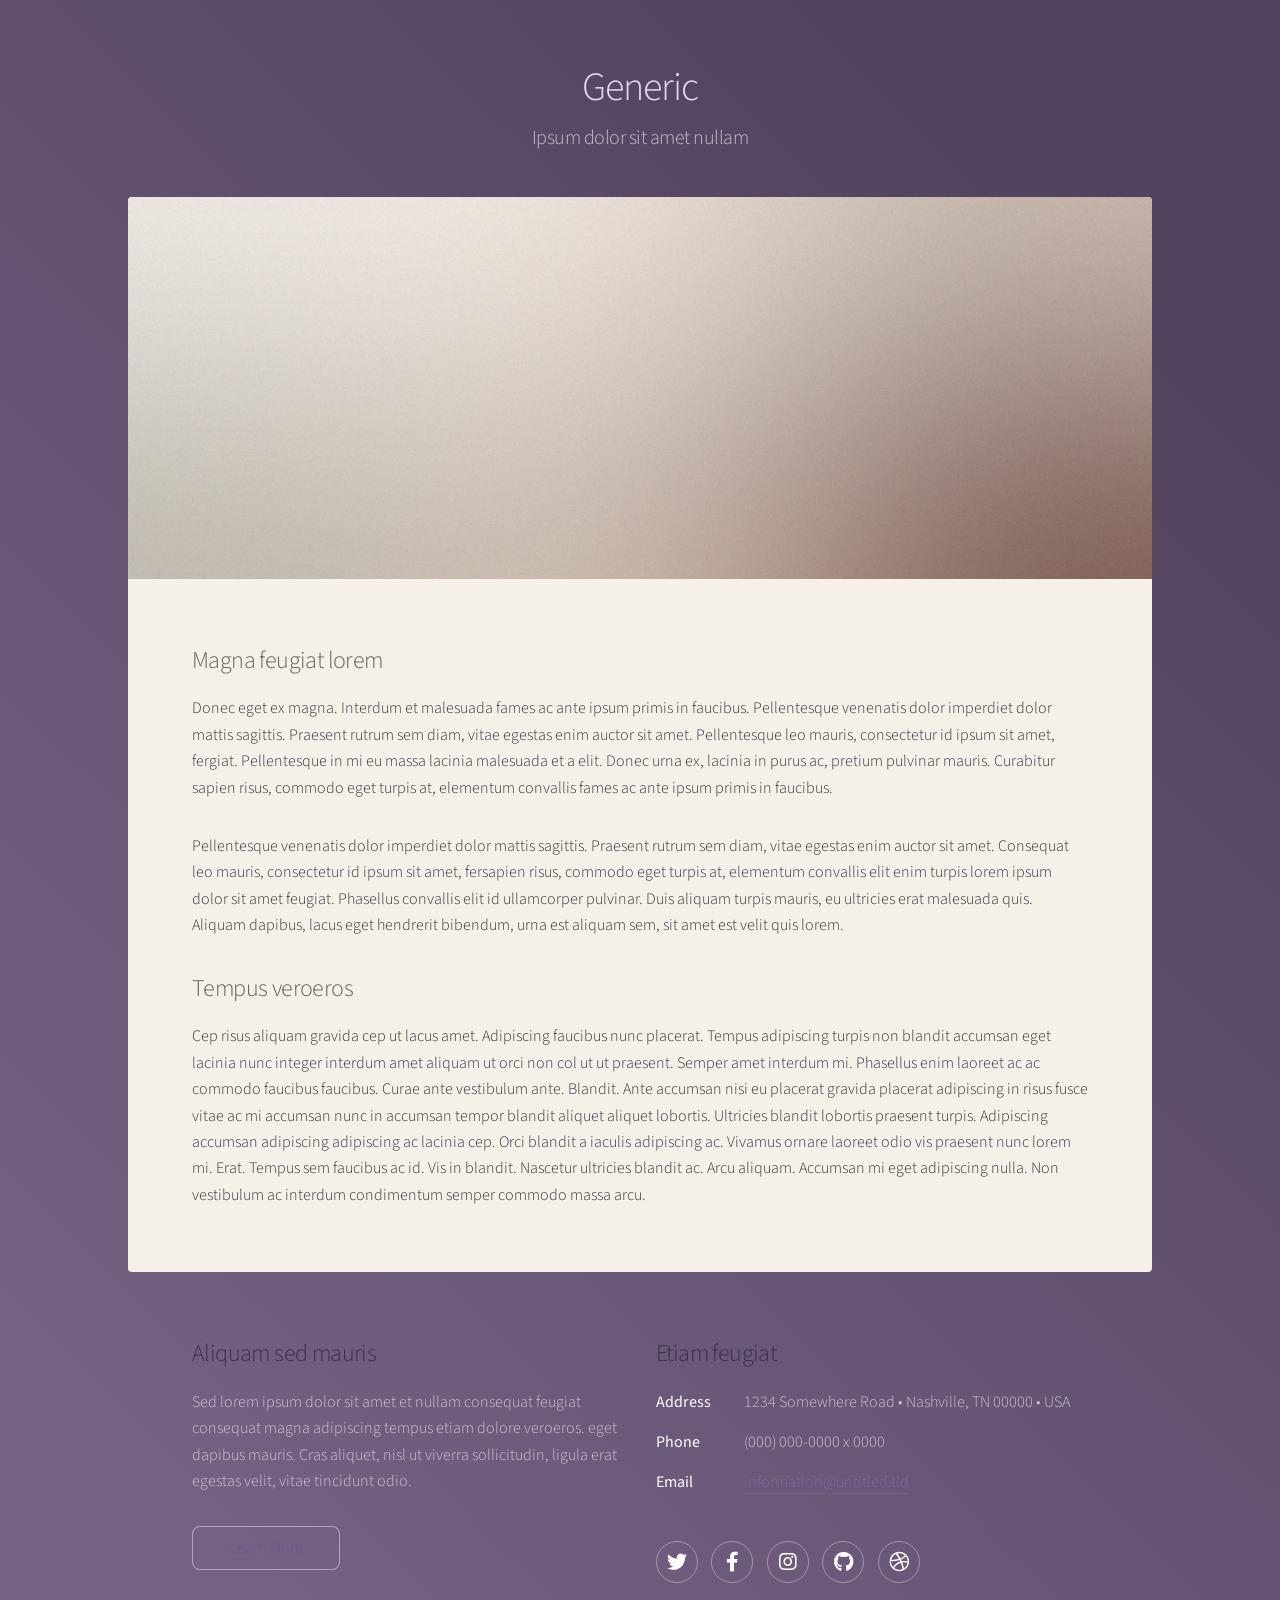
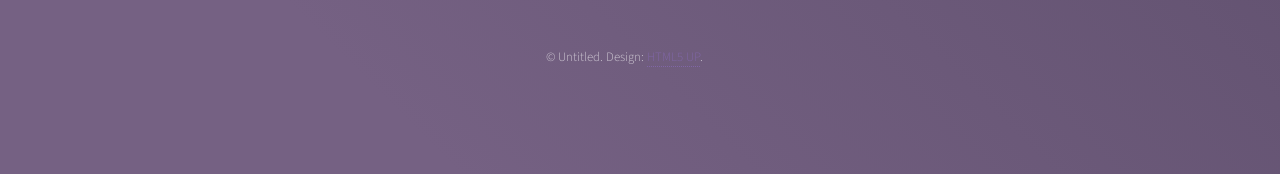
<file: generic.html>
<!DOCTYPE HTML>
<!--
	Stellar by HTML5 UP
	html5up.net | @ajlkn
	Free for personal and commercial use under the CCA 3.0 license (html5up.net/license)
-->
<html>
	<head>
		<title>Generic - Stellar by HTML5 UP</title>
		<meta charset="utf-8" />
		<meta name="viewport" content="width=device-width, initial-scale=1, user-scalable=no" />
		<link rel="stylesheet" href="assets/css/main.css" />
		<noscript><link rel="stylesheet" href="assets/css/noscript.css" /></noscript>
	</head>
	<body class="is-preload">

		<!-- Wrapper -->
			<div id="wrapper">

				<!-- Header -->
					<header id="header">
						<h1>Generic</h1>
						<p>Ipsum dolor sit amet nullam</p>
					</header>

				<!-- Main -->
					<div id="main">

						<!-- Content -->
							<section id="content" class="main">
								<span class="image main"><img src="images/pic04.jpg" alt="" /></span>
								<h2>Magna feugiat lorem</h2>
								<p>Donec eget ex magna. Interdum et malesuada fames ac ante ipsum primis in faucibus. Pellentesque venenatis dolor imperdiet dolor mattis sagittis. Praesent rutrum sem diam, vitae egestas enim auctor sit amet. Pellentesque leo mauris, consectetur id ipsum sit amet, fergiat. Pellentesque in mi eu massa lacinia malesuada et a elit. Donec urna ex, lacinia in purus ac, pretium pulvinar mauris. Curabitur sapien risus, commodo eget turpis at, elementum convallis fames ac ante ipsum primis in faucibus.</p>
								<p>Pellentesque venenatis dolor imperdiet dolor mattis sagittis. Praesent rutrum sem diam, vitae egestas enim auctor sit amet. Consequat leo mauris, consectetur id ipsum sit amet, fersapien risus, commodo eget turpis at, elementum convallis elit enim turpis lorem ipsum dolor sit amet feugiat. Phasellus convallis elit id ullamcorper pulvinar. Duis aliquam turpis mauris, eu ultricies erat malesuada quis. Aliquam dapibus, lacus eget hendrerit bibendum, urna est aliquam sem, sit amet est velit quis lorem.</p>
								<h2>Tempus veroeros</h2>
								<p>Cep risus aliquam gravida cep ut lacus amet. Adipiscing faucibus nunc placerat. Tempus adipiscing turpis non blandit accumsan eget lacinia nunc integer interdum amet aliquam ut orci non col ut ut praesent. Semper amet interdum mi. Phasellus enim laoreet ac ac commodo faucibus faucibus. Curae ante vestibulum ante. Blandit. Ante accumsan nisi eu placerat gravida placerat adipiscing in risus fusce vitae ac mi accumsan nunc in accumsan tempor blandit aliquet aliquet lobortis. Ultricies blandit lobortis praesent turpis. Adipiscing accumsan adipiscing adipiscing ac lacinia cep. Orci blandit a iaculis adipiscing ac. Vivamus ornare laoreet odio vis praesent nunc lorem mi. Erat. Tempus sem faucibus ac id. Vis in blandit. Nascetur ultricies blandit ac. Arcu aliquam. Accumsan mi eget adipiscing nulla. Non vestibulum ac interdum condimentum semper commodo massa arcu.</p>
							</section>

					</div>

				<!-- Footer -->
					<footer id="footer">
						<section>
							<h2>Aliquam sed mauris</h2>
							<p>Sed lorem ipsum dolor sit amet et nullam consequat feugiat consequat magna adipiscing tempus etiam dolore veroeros. eget dapibus mauris. Cras aliquet, nisl ut viverra sollicitudin, ligula erat egestas velit, vitae tincidunt odio.</p>
							<ul class="actions">
								<li><a href="#" class="button">Learn More</a></li>
							</ul>
						</section>
						<section>
							<h2>Etiam feugiat</h2>
							<dl class="alt">
								<dt>Address</dt>
								<dd>1234 Somewhere Road &bull; Nashville, TN 00000 &bull; USA</dd>
								<dt>Phone</dt>
								<dd>(000) 000-0000 x 0000</dd>
								<dt>Email</dt>
								<dd><a href="#">information@untitled.tld</a></dd>
							</dl>
							<ul class="icons">
								<li><a href="#" class="icon brands fa-twitter alt"><span class="label">Twitter</span></a></li>
								<li><a href="#" class="icon brands fa-facebook-f alt"><span class="label">Facebook</span></a></li>
								<li><a href="#" class="icon brands fa-instagram alt"><span class="label">Instagram</span></a></li>
								<li><a href="#" class="icon brands fa-github alt"><span class="label">GitHub</span></a></li>
								<li><a href="#" class="icon brands fa-dribbble alt"><span class="label">Dribbble</span></a></li>
							</ul>
						</section>
						<p class="copyright">&copy; Untitled. Design: <a href="https://html5up.net">HTML5 UP</a>.</p>
					</footer>

			</div>

		<!-- Scripts -->
			<script src="assets/js/jquery.min.js"></script>
			<script src="assets/js/jquery.scrollex.min.js"></script>
			<script src="assets/js/jquery.scrolly.min.js"></script>
			<script src="assets/js/browser.min.js"></script>
			<script src="assets/js/breakpoints.min.js"></script>
			<script src="assets/js/util.js"></script>
			<script src="assets/js/main.js"></script>

	</body>
</html>
</file>
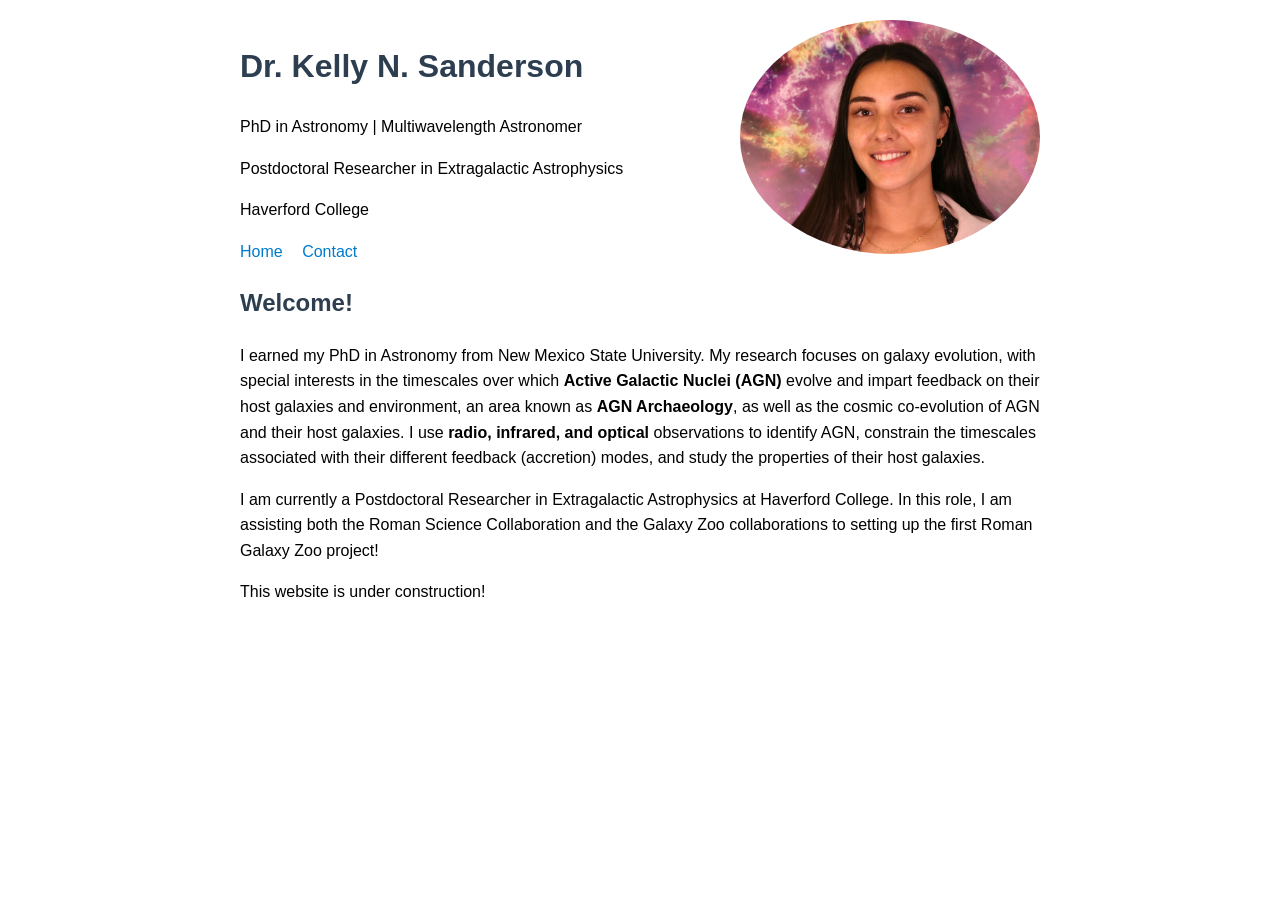
<file: index_old.html>
<!DOCTYPE html>
<html lang="en">
<head>
  <meta charset="UTF-8">
  <title>Kelly Sanderson – Astronomy</title>
  <meta name="viewport" content="width=device-width, initial-scale=1">
  <style>
    body {
      font-family: Arial, sans-serif;
      max-width: 800px;
      margin: auto;
      line-height: 1.6;
      padding: 20px;
    }
    h1, h2 {
      color: #2c3e50;
    }
    nav {
      margin-bottom: 20px;
    }
    nav a {
      margin-right: 15px;
      text-decoration: none;
      color: #007acc;
    }
    nav a:hover {
      text-decoration: underline;
    }
  </style>
  <img src="ProfilePhoto.jpeg" alt="Kelly Sanderson" style="width:300px; border-radius:50%; float:right; margin-left:20px;">
</head>
<body>
  <header>
    <h1>Dr. Kelly N. Sanderson</h1>
    <p>PhD in Astronomy | Multiwavelength Astronomer </p>
    <p>Postdoctoral Researcher in Extragalactic Astrophysics </p>
    <p>Haverford College</p>
    <nav>
      <a href="index.html">Home</a>
      <!-- <a href="research.html">Research</a> -->
      <!-- <a href="cv.html">CV</a> -->
      <!-- <a href="publications.html">Publications</a> -->
      <a href="contact.html">Contact</a>
    </nav>
  </header>
  
  <main>
    <h2>Welcome!</h2>
    <p>
      I earned my PhD in Astronomy from New Mexico State University. My research focuses on galaxy evolution, with 
      special interests in the timescales over which <strong>Active Galactic Nuclei (AGN)</strong> evolve and impart 
      feedback on their host galaxies and environment, an area known as <strong>AGN Archaeology</strong>, as well as the cosmic co-evolution 
      of AGN and their host galaxies. I use <strong>radio, infrared, and optical</strong> observations to identify AGN, constrain the timescales
      associated with their different feedback (accretion) modes, and study the properties of their host galaxies. 
    </p>
    <p> I am currently a Postdoctoral Researcher in Extragalactic Astrophysics at Haverford College. In this role, I am 
      assisting both the Roman Science Collaboration and the Galaxy Zoo collaborations to setting up the first Roman Galaxy Zoo project!
    </p>
    
    <p> This website is under construction!</p>
  </main>
</body>
</html>
</file>
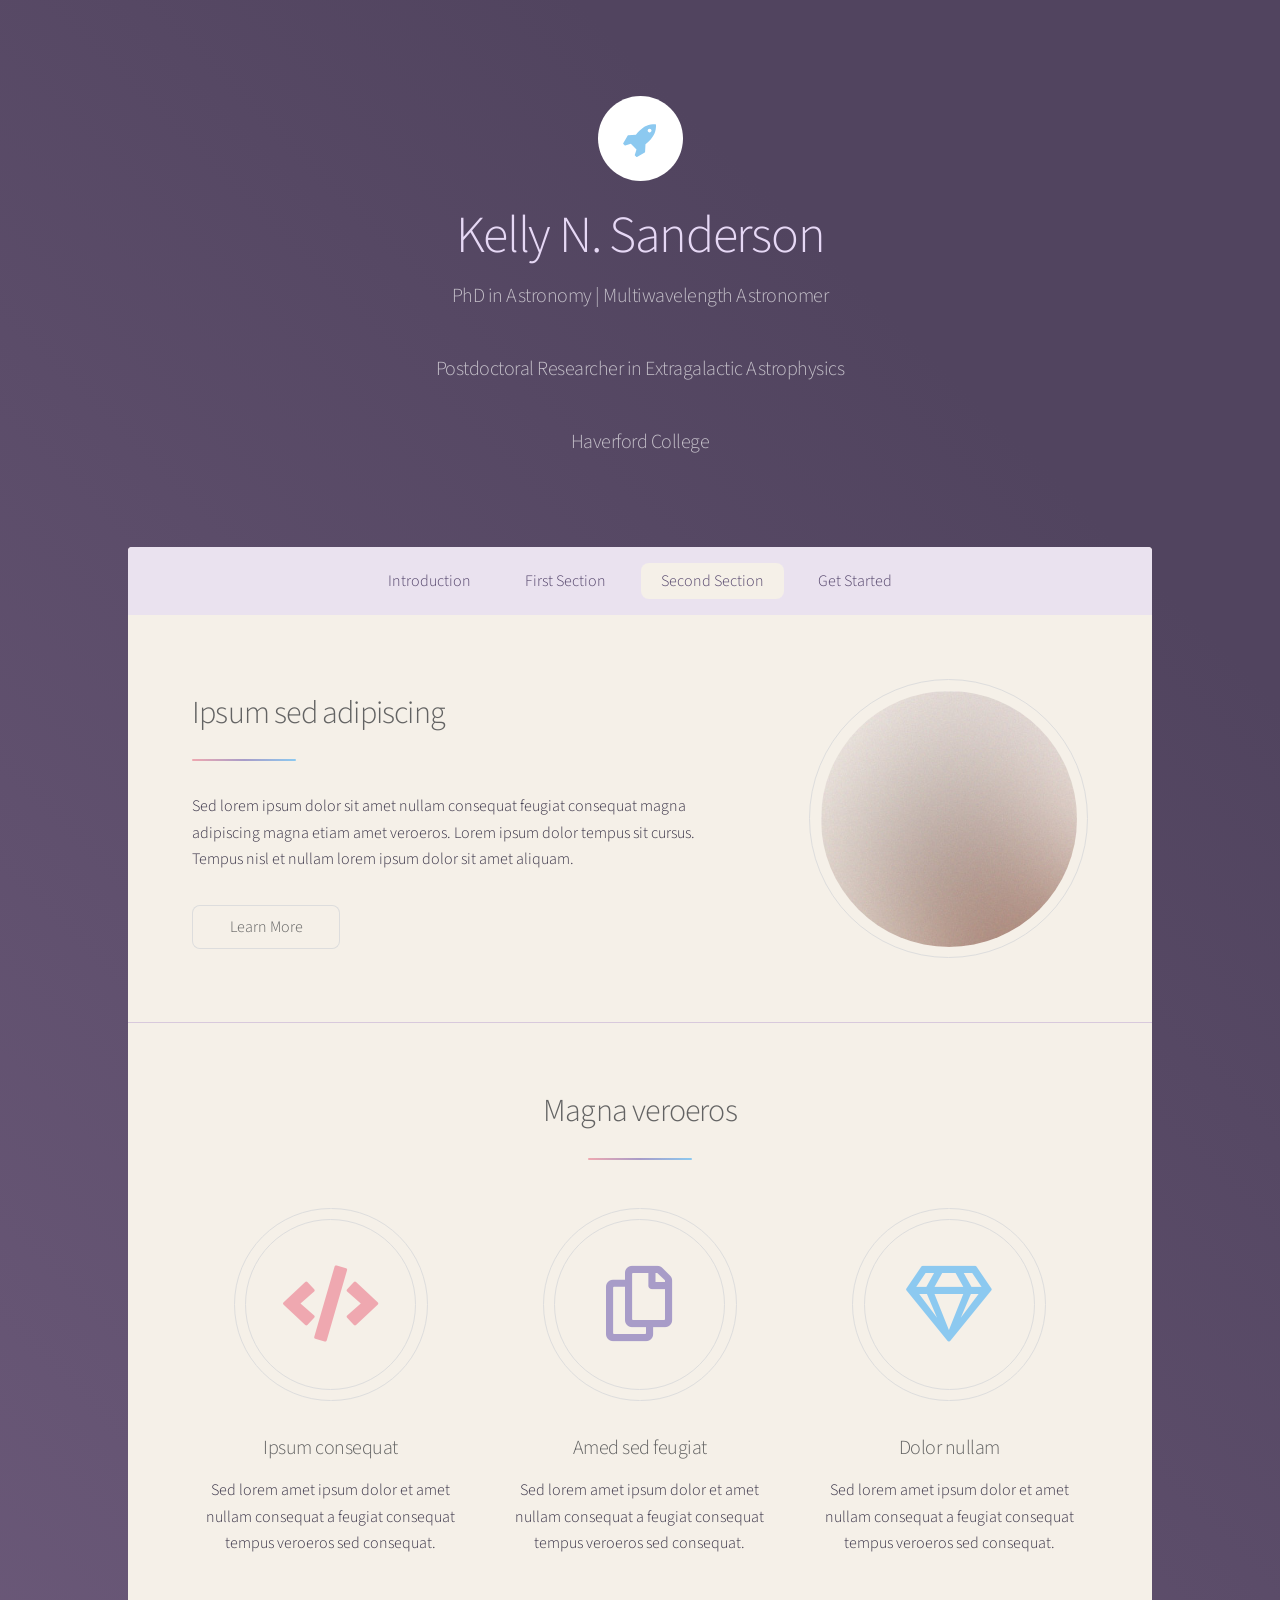
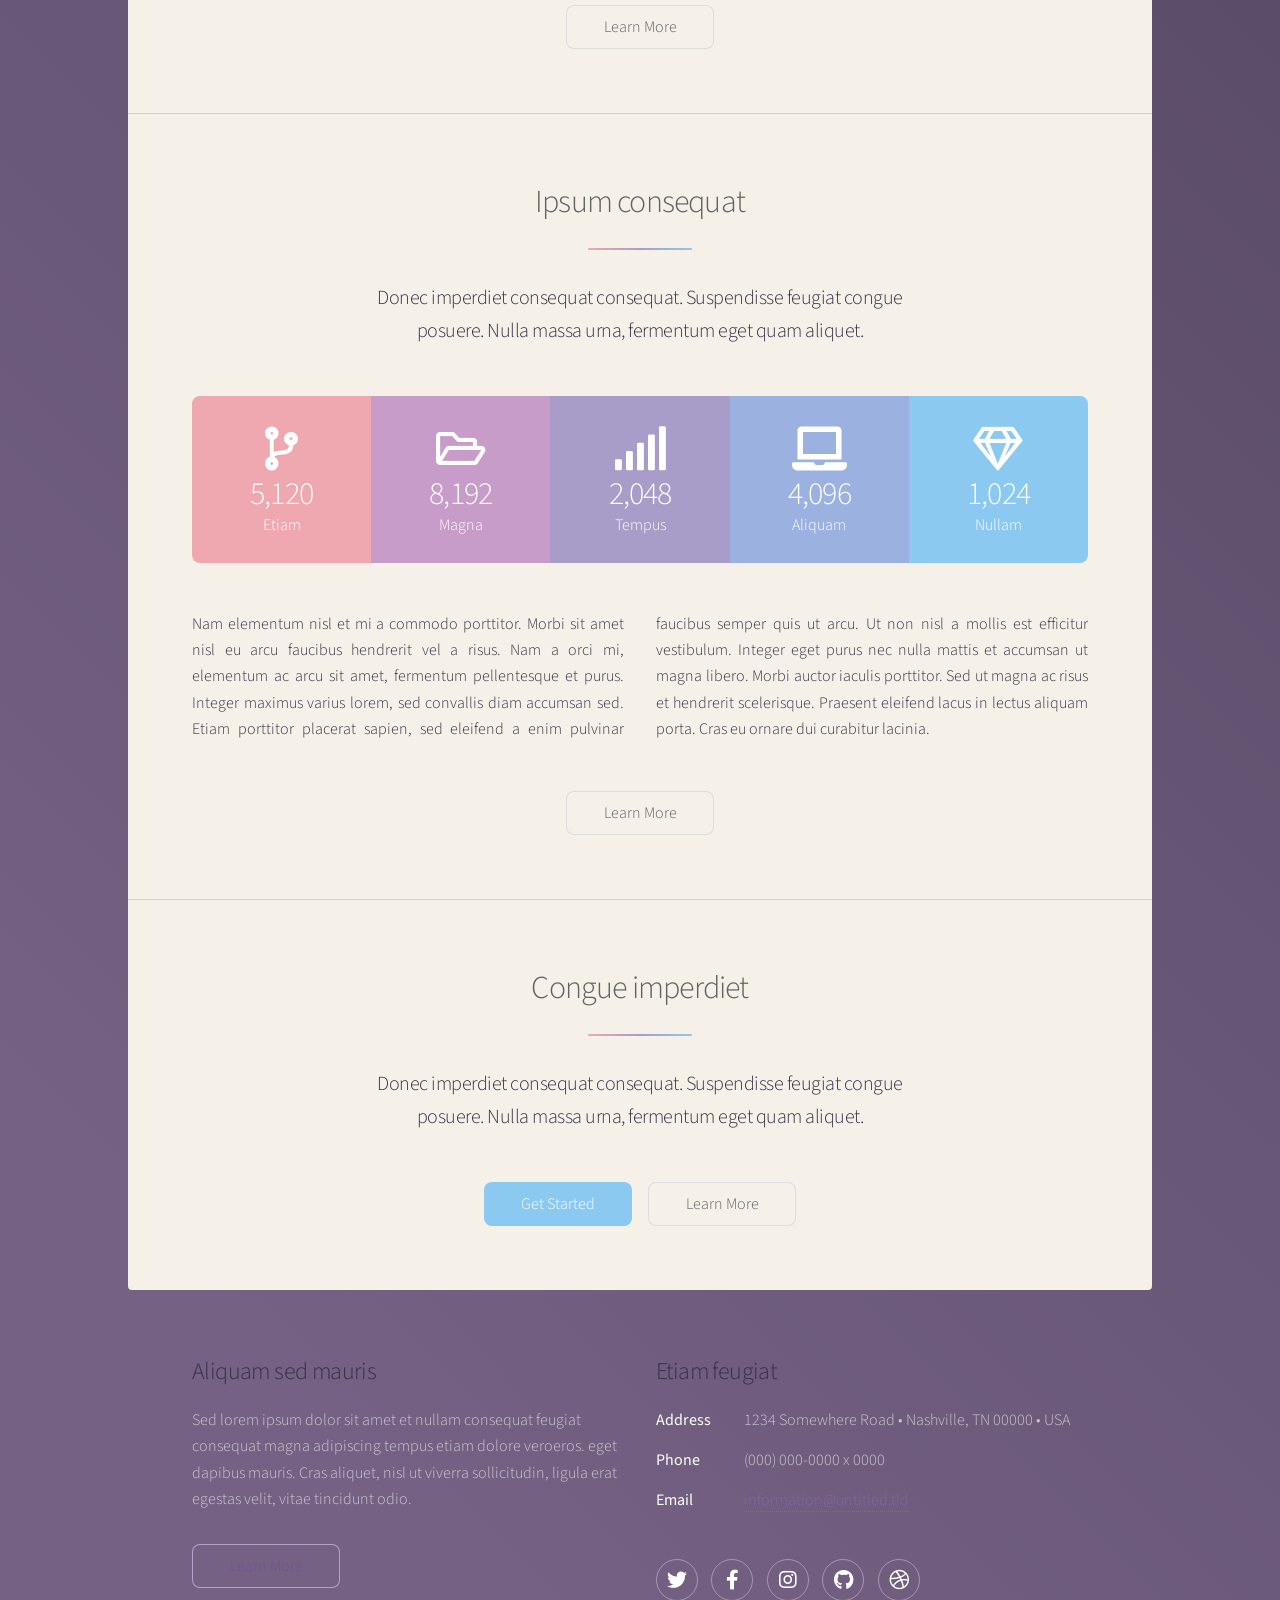
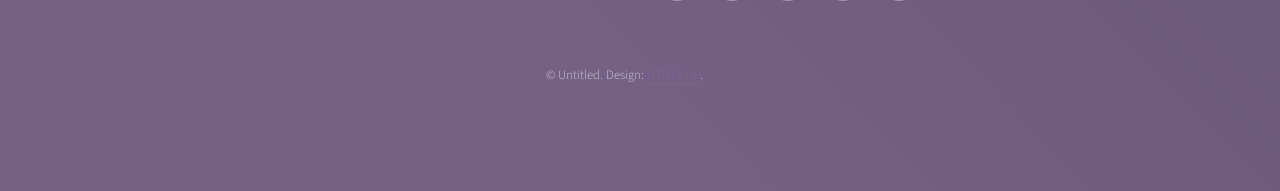
<file: stellar_index.html>
<!DOCTYPE HTML>
<!--
	Stellar by HTML5 UP
	html5up.net | @ajlkn
	Free for personal and commercial use under the CCA 3.0 license (html5up.net/license)
-->
<html>
	<head>
		<title>Stellar by HTML5 UP</title>
		<meta charset="utf-8" />
		<meta name="viewport" content="width=device-width, initial-scale=1, user-scalable=no" />
		<link rel="stylesheet" href="assets/css/main.css" />
		<noscript><link rel="stylesheet" href="assets/css/noscript.css" /></noscript>
	</head>
	<body class="is-preload">

		<!-- Wrapper -->
			<div id="wrapper">

				<!-- Header -->
					<header id="header" class="alt">
						<span class="logo"><img src="images/logo.svg" alt="" /></span>
						<h1>Kelly N. Sanderson</h1>
						<p>PhD in Astronomy | Multiwavelength Astronomer</p>
						<p>Postdoctoral Researcher in Extragalactic Astrophysics</p>
						<p>Haverford College</p>
					</header>

				<!-- Nav -->
					<nav id="nav">
						<ul>
							<li><a href="#intro" class="active">Introduction</a></li>
							<li><a href="#first">First Section</a></li>
							<li><a href="#second">Second Section</a></li>
							<li><a href="#cta">Get Started</a></li>
						</ul>
					</nav>

				<!-- Main -->
					<div id="main">

						<!-- Introduction -->
							<section id="intro" class="main">
								<div class="spotlight">
									<div class="content">
										<header class="major">
											<h2>Ipsum sed adipiscing</h2>
										</header>
										<p>Sed lorem ipsum dolor sit amet nullam consequat feugiat consequat magna
										adipiscing magna etiam amet veroeros. Lorem ipsum dolor tempus sit cursus.
										Tempus nisl et nullam lorem ipsum dolor sit amet aliquam.</p>
										<ul class="actions">
											<li><a href="generic.html" class="button">Learn More</a></li>
										</ul>
									</div>
									<span class="image"><img src="images/pic01.jpg" alt="" /></span>
								</div>
							</section>

						<!-- First Section -->
							<section id="first" class="main special">
								<header class="major">
									<h2>Magna veroeros</h2>
								</header>
								<ul class="features">
									<li>
										<span class="icon solid major style1 fa-code"></span>
										<h3>Ipsum consequat</h3>
										<p>Sed lorem amet ipsum dolor et amet nullam consequat a feugiat consequat tempus veroeros sed consequat.</p>
									</li>
									<li>
										<span class="icon major style3 fa-copy"></span>
										<h3>Amed sed feugiat</h3>
										<p>Sed lorem amet ipsum dolor et amet nullam consequat a feugiat consequat tempus veroeros sed consequat.</p>
									</li>
									<li>
										<span class="icon major style5 fa-gem"></span>
										<h3>Dolor nullam</h3>
										<p>Sed lorem amet ipsum dolor et amet nullam consequat a feugiat consequat tempus veroeros sed consequat.</p>
									</li>
								</ul>
								<footer class="major">
									<ul class="actions special">
										<li><a href="generic.html" class="button">Learn More</a></li>
									</ul>
								</footer>
							</section>

						<!-- Second Section -->
							<section id="second" class="main special">
								<header class="major">
									<h2>Ipsum consequat</h2>
									<p>Donec imperdiet consequat consequat. Suspendisse feugiat congue<br />
									posuere. Nulla massa urna, fermentum eget quam aliquet.</p>
								</header>
								<ul class="statistics">
									<li class="style1">
										<span class="icon solid fa-code-branch"></span>
										<strong>5,120</strong> Etiam
									</li>
									<li class="style2">
										<span class="icon fa-folder-open"></span>
										<strong>8,192</strong> Magna
									</li>
									<li class="style3">
										<span class="icon solid fa-signal"></span>
										<strong>2,048</strong> Tempus
									</li>
									<li class="style4">
										<span class="icon solid fa-laptop"></span>
										<strong>4,096</strong> Aliquam
									</li>
									<li class="style5">
										<span class="icon fa-gem"></span>
										<strong>1,024</strong> Nullam
									</li>
								</ul>
								<p class="content">Nam elementum nisl et mi a commodo porttitor. Morbi sit amet nisl eu arcu faucibus hendrerit vel a risus. Nam a orci mi, elementum ac arcu sit amet, fermentum pellentesque et purus. Integer maximus varius lorem, sed convallis diam accumsan sed. Etiam porttitor placerat sapien, sed eleifend a enim pulvinar faucibus semper quis ut arcu. Ut non nisl a mollis est efficitur vestibulum. Integer eget purus nec nulla mattis et accumsan ut magna libero. Morbi auctor iaculis porttitor. Sed ut magna ac risus et hendrerit scelerisque. Praesent eleifend lacus in lectus aliquam porta. Cras eu ornare dui curabitur lacinia.</p>
								<footer class="major">
									<ul class="actions special">
										<li><a href="generic.html" class="button">Learn More</a></li>
									</ul>
								</footer>
							</section>

						<!-- Get Started -->
							<section id="cta" class="main special">
								<header class="major">
									<h2>Congue imperdiet</h2>
									<p>Donec imperdiet consequat consequat. Suspendisse feugiat congue<br />
									posuere. Nulla massa urna, fermentum eget quam aliquet.</p>
								</header>
								<footer class="major">
									<ul class="actions special">
										<li><a href="generic.html" class="button primary">Get Started</a></li>
										<li><a href="generic.html" class="button">Learn More</a></li>
									</ul>
								</footer>
							</section>

					</div>

				<!-- Footer -->
					<footer id="footer">
						<section>
							<h2>Aliquam sed mauris</h2>
							<p>Sed lorem ipsum dolor sit amet et nullam consequat feugiat consequat magna adipiscing tempus etiam dolore veroeros. eget dapibus mauris. Cras aliquet, nisl ut viverra sollicitudin, ligula erat egestas velit, vitae tincidunt odio.</p>
							<ul class="actions">
								<li><a href="generic.html" class="button">Learn More</a></li>
							</ul>
						</section>
						<section>
							<h2>Etiam feugiat</h2>
							<dl class="alt">
								<dt>Address</dt>
								<dd>1234 Somewhere Road &bull; Nashville, TN 00000 &bull; USA</dd>
								<dt>Phone</dt>
								<dd>(000) 000-0000 x 0000</dd>
								<dt>Email</dt>
								<dd><a href="#">information@untitled.tld</a></dd>
							</dl>
							<ul class="icons">
								<li><a href="#" class="icon brands fa-twitter alt"><span class="label">Twitter</span></a></li>
								<li><a href="#" class="icon brands fa-facebook-f alt"><span class="label">Facebook</span></a></li>
								<li><a href="#" class="icon brands fa-instagram alt"><span class="label">Instagram</span></a></li>
								<li><a href="#" class="icon brands fa-github alt"><span class="label">GitHub</span></a></li>
								<li><a href="#" class="icon brands fa-dribbble alt"><span class="label">Dribbble</span></a></li>
							</ul>
						</section>
						<p class="copyright">&copy; Untitled. Design: <a href="https://html5up.net">HTML5 UP</a>.</p>
					</footer>

			</div>

		<!-- Scripts -->
			<script src="assets/js/jquery.min.js"></script>
			<script src="assets/js/jquery.scrollex.min.js"></script>
			<script src="assets/js/jquery.scrolly.min.js"></script>
			<script src="assets/js/browser.min.js"></script>
			<script src="assets/js/breakpoints.min.js"></script>
			<script src="assets/js/util.js"></script>
			<script src="assets/js/main.js"></script>

	</body>
</html>
</file>
<file: assets/css/noscript.css>
/*
	Stellar by HTML5 UP
	html5up.net | @ajlkn
	Free for personal and commercial use under the CCA 3.0 license (html5up.net/license)
*/

/* Header */

	body.is-preload #header.alt > * {
		opacity: 1;
	}

	body.is-preload #header.alt .logo {
		-moz-transform: none;
		-webkit-transform: none;
		-ms-transform: none;
		transform: none;
	}
</file>
<file: assets/css/main.css>
@import url(fontawesome-all.min.css);
@import 'https://fonts.googleapis.com/css?family=Source+Sans+Pro:300,400';

/*
	Stellar by HTML5 UP
	html5up.net | @ajlkn
	Free for personal and commercial use under the CCA 3.0 license (html5up.net/license)
*/

html, body, div, span, applet, object,
iframe, h1, h2, h3, h4, h5, h6, p, blockquote,
pre, a, abbr, acronym, address, big, cite,
code, del, dfn, em, img, ins, kbd, q, s, samp,
small, strike, strong, sub, sup, tt, var, b,
u, i, center, dl, dt, dd, ol, ul, li, fieldset,
form, label, legend, table, caption, tbody,
tfoot, thead, tr, th, td, article, aside,
canvas, details, embed, figure, figcaption,
footer, header, hgroup, menu, nav, output, ruby,
section, summary, time, mark, audio, video {
	margin: 0;
	padding: 0;
	border: 0;
	font-size: 100%;
	font: inherit;
	vertical-align: baseline;}

article, aside, details, figcaption, figure,
footer, header, hgroup, menu, nav, section {
	display: block;}

body {
	line-height: 1;
}

ol, ul {
	list-style: none;
}

blockquote, q {
	quotes: none;
}

	blockquote:before, blockquote:after, q:before, q:after {
		content: '';
		content: none;
	}

table {
	border-collapse: collapse;
	border-spacing: 0;
}

body {
	-webkit-text-size-adjust: none;
}

mark {
	background-color: transparent;
	color: inherit;
}

input::-moz-focus-inner {
	border: 0;
	padding: 0;
}

input, select, textarea {
	-moz-appearance: none;
	-webkit-appearance: none;
	-ms-appearance: none;
	appearance: none;
}

/* Basic */

	@-ms-viewport {
		width: device-width;
	}

	body {
		-ms-overflow-style: scrollbar;
	}

	@media screen and (max-width: 480px) {

		html, body {
			min-width: 320px;
		}

	}

	html {
		box-sizing: border-box;
	}

	*, *:before, *:after {
		box-sizing: inherit;
	}

	body {
		background-color: #935d8c;
		background-image: url("images/overlay.png"), -moz-linear-gradient(45deg, #e37682 15%, #5f4d93 85%);
		background-image: url("images/overlay.png"), -webkit-linear-gradient(45deg, #e37682 15%, #5f4d93 85%);
		background-image: url("images/overlay.png"), -ms-linear-gradient(45deg, #e37682 15%, #5f4d93 85%);
		background-image: url("images/overlay.png"), linear-gradient(45deg, #e37682 15%, #5f4d93 85%);
	}

		body.is-preload *, body.is-preload *:before, body.is-preload *:after {
			-moz-animation: none !important;
			-webkit-animation: none !important;
			-ms-animation: none !important;
			animation: none !important;
			-moz-transition: none !important;
			-webkit-transition: none !important;
			-ms-transition: none !important;
			transition: none !important;
		}

/* Type */

	body {
		background-color: #935d8c;
		color: rgba(255, 255, 255, 0.65);
	}

	body, input, select, textarea {
		font-family: "Source Sans Pro", Helvetica, sans-serif;
		font-size: 17pt;
		font-weight: 300;
		line-height: 1.65;
	}

		@media screen and (max-width: 1680px) {

			body, input, select, textarea {
				font-size: 14pt;
			}

		}

		@media screen and (max-width: 1280px) {

			body, input, select, textarea {
				font-size: 12pt;
			}

		}

		@media screen and (max-width: 360px) {

			body, input, select, textarea {
				font-size: 11pt;
			}

		}

	a {
		-moz-transition: color 0.2s ease, border-bottom 0.2s ease;
		-webkit-transition: color 0.2s ease, border-bottom 0.2s ease;
		-ms-transition: color 0.2s ease, border-bottom 0.2s ease;
		transition: color 0.2s ease, border-bottom 0.2s ease;
		text-decoration: none;
		border-bottom: dotted 1px;
		color: inherit;
	}

		a:hover {
			border-bottom-color: transparent;
		}

	strong, b {
		font-weight: 400;
	}

	em, i {
		font-style: italic;
	}

	p {
		margin: 0 0 2em 0;
	}

		p.content {
			-moz-columns: 20em 2;
			-webkit-columns: 20em 2;
			-ms-columns: 20em 2;
			columns: 20em 2;
			-moz-column-gap: 2em;
			-webkit-column-gap: 2em;
			-ms-column-gap: 2em;
			column-gap: 2em;
			text-align: justify;
		}

	h1, h2, h3, h4, h5, h6 {
		font-weight: 300;
		line-height: 1.5;
		margin: 0 0 0.7em 0;
		letter-spacing: -0.025em;
	}

		h1 a, h2 a, h3 a, h4 a, h5 a, h6 a {
			color: inherit;
			text-decoration: none;
		}

	h1 {
		font-size: 2.5em;
		line-height: 1.2;
	}

	h2 {
		font-size: 1.5em;
	}

	h3 {
		font-size: 1.25em;
	}

	h4 {
		font-size: 1.1em;
	}

	h5 {
		font-size: 0.9em;
	}

	h6 {
		font-size: 0.7em;
	}

	@media screen and (max-width: 736px) {

		h1 {
			font-size: 2em;
		}

	}

	sub {
		font-size: 0.8em;
		position: relative;
		top: 0.5em;
	}

	sup {
		font-size: 0.8em;
		position: relative;
		top: -0.5em;
	}

	blockquote {
		border-left: solid 4px;
		font-style: italic;
		margin: 0 0 2em 0;
		padding: 0.5em 0 0.5em 2em;
	}

	code {
		border-radius: 8px;
		border: solid 1px;
		font-family: "Courier New", monospace;
		font-size: 0.9em;
		margin: 0 0.25em;
		padding: 0.25em 0.65em;
	}

	pre {
		-webkit-overflow-scrolling: touch;
		font-family: "Courier New", monospace;
		font-size: 0.9em;
		margin: 0 0 2em 0;
	}

		pre code {
			display: block;
			line-height: 1.75;
			padding: 1em 1.5em;
			overflow-x: auto;
		}

	hr {
		border: 0;
		border-bottom: solid 1px;
		margin: 2em 0;
	}

		hr.major {
			margin: 3em 0;
		}

	.align-left {
		text-align: left;
	}

	.align-center {
		text-align: center;
	}

	.align-right {
		text-align: right;
	}

	input, select, textarea {
		color: #ffffff;
	}

	a:hover {
		color: #ffffff;
	}

	strong, b {
		color: #ffffff;
	}

	h1, h2, h3, h4, h5, h6 {
		color: #ffffff;
	}

	blockquote {
		border-left-color: rgba(255, 255, 255, 0.35);
	}

	code {
		background: rgba(255, 255, 255, 0.075);
		border-color: rgba(255, 255, 255, 0.35);
	}

	hr {
		border-bottom-color: rgba(255, 255, 255, 0.35);
	}

/* Row */

	.row {
		display: flex;
		flex-wrap: wrap;
		box-sizing: border-box;
		align-items: stretch;
	}

		.row > * {
			box-sizing: border-box;
		}

		.row.gtr-uniform > * > :last-child {
			margin-bottom: 0;
		}

		.row.aln-left {
			justify-content: flex-start;
		}

		.row.aln-center {
			justify-content: center;
		}

		.row.aln-right {
			justify-content: flex-end;
		}

		.row.aln-top {
			align-items: flex-start;
		}

		.row.aln-middle {
			align-items: center;
		}

		.row.aln-bottom {
			align-items: flex-end;
		}

		.row > .imp {
			order: -1;
		}

		.row > .col-1 {
			width: 8.33333%;
		}

		.row > .off-1 {
			margin-left: 8.33333%;
		}

		.row > .col-2 {
			width: 16.66667%;
		}

		.row > .off-2 {
			margin-left: 16.66667%;
		}

		.row > .col-3 {
			width: 25%;
		}

		.row > .off-3 {
			margin-left: 25%;
		}

		.row > .col-4 {
			width: 33.33333%;
		}

		.row > .off-4 {
			margin-left: 33.33333%;
		}

		.row > .col-5 {
			width: 41.66667%;
		}

		.row > .off-5 {
			margin-left: 41.66667%;
		}

		.row > .col-6 {
			width: 50%;
		}

		.row > .off-6 {
			margin-left: 50%;
		}

		.row > .col-7 {
			width: 58.33333%;
		}

		.row > .off-7 {
			margin-left: 58.33333%;
		}

		.row > .col-8 {
			width: 66.66667%;
		}

		.row > .off-8 {
			margin-left: 66.66667%;
		}

		.row > .col-9 {
			width: 75%;
		}

		.row > .off-9 {
			margin-left: 75%;
		}

		.row > .col-10 {
			width: 83.33333%;
		}

		.row > .off-10 {
			margin-left: 83.33333%;
		}

		.row > .col-11 {
			width: 91.66667%;
		}

		.row > .off-11 {
			margin-left: 91.66667%;
		}

		.row > .col-12 {
			width: 100%;
		}

		.row > .off-12 {
			margin-left: 100%;
		}

		.row.gtr-0 {
			margin-top: 0;
			margin-left: 0em;
		}

			.row.gtr-0 > * {
				padding: 0 0 0 0em;
			}

			.row.gtr-0.gtr-uniform {
				margin-top: 0em;
			}

				.row.gtr-0.gtr-uniform > * {
					padding-top: 0em;
				}

		.row.gtr-25 {
			margin-top: 0;
			margin-left: -0.375em;
		}

			.row.gtr-25 > * {
				padding: 0 0 0 0.375em;
			}

			.row.gtr-25.gtr-uniform {
				margin-top: -0.375em;
			}

				.row.gtr-25.gtr-uniform > * {
					padding-top: 0.375em;
				}

		.row.gtr-50 {
			margin-top: 0;
			margin-left: -0.75em;
		}

			.row.gtr-50 > * {
				padding: 0 0 0 0.75em;
			}

			.row.gtr-50.gtr-uniform {
				margin-top: -0.75em;
			}

				.row.gtr-50.gtr-uniform > * {
					padding-top: 0.75em;
				}

		.row {
			margin-top: 0;
			margin-left: -1.5em;
		}

			.row > * {
				padding: 0 0 0 1.5em;
			}

			.row.gtr-uniform {
				margin-top: -1.5em;
			}

				.row.gtr-uniform > * {
					padding-top: 1.5em;
				}

		.row.gtr-150 {
			margin-top: 0;
			margin-left: -2.25em;
		}

			.row.gtr-150 > * {
				padding: 0 0 0 2.25em;
			}

			.row.gtr-150.gtr-uniform {
				margin-top: -2.25em;
			}

				.row.gtr-150.gtr-uniform > * {
					padding-top: 2.25em;
				}

		.row.gtr-200 {
			margin-top: 0;
			margin-left: -3em;
		}

			.row.gtr-200 > * {
				padding: 0 0 0 3em;
			}

			.row.gtr-200.gtr-uniform {
				margin-top: -3em;
			}

				.row.gtr-200.gtr-uniform > * {
					padding-top: 3em;
				}

		@media screen and (max-width: 1680px) {

			.row {
				display: flex;
				flex-wrap: wrap;
				box-sizing: border-box;
				align-items: stretch;
			}

				.row > * {
					box-sizing: border-box;
				}

				.row.gtr-uniform > * > :last-child {
					margin-bottom: 0;
				}

				.row.aln-left {
					justify-content: flex-start;
				}

				.row.aln-center {
					justify-content: center;
				}

				.row.aln-right {
					justify-content: flex-end;
				}

				.row.aln-top {
					align-items: flex-start;
				}

				.row.aln-middle {
					align-items: center;
				}

				.row.aln-bottom {
					align-items: flex-end;
				}

				.row > .imp-xlarge {
					order: -1;
				}

				.row > .col-1-xlarge {
					width: 8.33333%;
				}

				.row > .off-1-xlarge {
					margin-left: 8.33333%;
				}

				.row > .col-2-xlarge {
					width: 16.66667%;
				}

				.row > .off-2-xlarge {
					margin-left: 16.66667%;
				}

				.row > .col-3-xlarge {
					width: 25%;
				}

				.row > .off-3-xlarge {
					margin-left: 25%;
				}

				.row > .col-4-xlarge {
					width: 33.33333%;
				}

				.row > .off-4-xlarge {
					margin-left: 33.33333%;
				}

				.row > .col-5-xlarge {
					width: 41.66667%;
				}

				.row > .off-5-xlarge {
					margin-left: 41.66667%;
				}

				.row > .col-6-xlarge {
					width: 50%;
				}

				.row > .off-6-xlarge {
					margin-left: 50%;
				}

				.row > .col-7-xlarge {
					width: 58.33333%;
				}

				.row > .off-7-xlarge {
					margin-left: 58.33333%;
				}

				.row > .col-8-xlarge {
					width: 66.66667%;
				}

				.row > .off-8-xlarge {
					margin-left: 66.66667%;
				}

				.row > .col-9-xlarge {
					width: 75%;
				}

				.row > .off-9-xlarge {
					margin-left: 75%;
				}

				.row > .col-10-xlarge {
					width: 83.33333%;
				}

				.row > .off-10-xlarge {
					margin-left: 83.33333%;
				}

				.row > .col-11-xlarge {
					width: 91.66667%;
				}

				.row > .off-11-xlarge {
					margin-left: 91.66667%;
				}

				.row > .col-12-xlarge {
					width: 100%;
				}

				.row > .off-12-xlarge {
					margin-left: 100%;
				}

				.row.gtr-0 {
					margin-top: 0;
					margin-left: 0em;
				}

					.row.gtr-0 > * {
						padding: 0 0 0 0em;
					}

					.row.gtr-0.gtr-uniform {
						margin-top: 0em;
					}

						.row.gtr-0.gtr-uniform > * {
							padding-top: 0em;
						}

				.row.gtr-25 {
					margin-top: 0;
					margin-left: -0.375em;
				}

					.row.gtr-25 > * {
						padding: 0 0 0 0.375em;
					}

					.row.gtr-25.gtr-uniform {
						margin-top: -0.375em;
					}

						.row.gtr-25.gtr-uniform > * {
							padding-top: 0.375em;
						}

				.row.gtr-50 {
					margin-top: 0;
					margin-left: -0.75em;
				}

					.row.gtr-50 > * {
						padding: 0 0 0 0.75em;
					}

					.row.gtr-50.gtr-uniform {
						margin-top: -0.75em;
					}

						.row.gtr-50.gtr-uniform > * {
							padding-top: 0.75em;
						}

				.row {
					margin-top: 0;
					margin-left: -1.5em;
				}

					.row > * {
						padding: 0 0 0 1.5em;
					}

					.row.gtr-uniform {
						margin-top: -1.5em;
					}

						.row.gtr-uniform > * {
							padding-top: 1.5em;
						}

				.row.gtr-150 {
					margin-top: 0;
					margin-left: -2.25em;
				}

					.row.gtr-150 > * {
						padding: 0 0 0 2.25em;
					}

					.row.gtr-150.gtr-uniform {
						margin-top: -2.25em;
					}

						.row.gtr-150.gtr-uniform > * {
							padding-top: 2.25em;
						}

				.row.gtr-200 {
					margin-top: 0;
					margin-left: -3em;
				}

					.row.gtr-200 > * {
						padding: 0 0 0 3em;
					}

					.row.gtr-200.gtr-uniform {
						margin-top: -3em;
					}

						.row.gtr-200.gtr-uniform > * {
							padding-top: 3em;
						}

		}

		@media screen and (max-width: 1280px) {

			.row {
				display: flex;
				flex-wrap: wrap;
				box-sizing: border-box;
				align-items: stretch;
			}

				.row > * {
					box-sizing: border-box;
				}

				.row.gtr-uniform > * > :last-child {
					margin-bottom: 0;
				}

				.row.aln-left {
					justify-content: flex-start;
				}

				.row.aln-center {
					justify-content: center;
				}

				.row.aln-right {
					justify-content: flex-end;
				}

				.row.aln-top {
					align-items: flex-start;
				}

				.row.aln-middle {
					align-items: center;
				}

				.row.aln-bottom {
					align-items: flex-end;
				}

				.row > .imp-large {
					order: -1;
				}

				.row > .col-1-large {
					width: 8.33333%;
				}

				.row > .off-1-large {
					margin-left: 8.33333%;
				}

				.row > .col-2-large {
					width: 16.66667%;
				}

				.row > .off-2-large {
					margin-left: 16.66667%;
				}

				.row > .col-3-large {
					width: 25%;
				}

				.row > .off-3-large {
					margin-left: 25%;
				}

				.row > .col-4-large {
					width: 33.33333%;
				}

				.row > .off-4-large {
					margin-left: 33.33333%;
				}

				.row > .col-5-large {
					width: 41.66667%;
				}

				.row > .off-5-large {
					margin-left: 41.66667%;
				}

				.row > .col-6-large {
					width: 50%;
				}

				.row > .off-6-large {
					margin-left: 50%;
				}

				.row > .col-7-large {
					width: 58.33333%;
				}

				.row > .off-7-large {
					margin-left: 58.33333%;
				}

				.row > .col-8-large {
					width: 66.66667%;
				}

				.row > .off-8-large {
					margin-left: 66.66667%;
				}

				.row > .col-9-large {
					width: 75%;
				}

				.row > .off-9-large {
					margin-left: 75%;
				}

				.row > .col-10-large {
					width: 83.33333%;
				}

				.row > .off-10-large {
					margin-left: 83.33333%;
				}

				.row > .col-11-large {
					width: 91.66667%;
				}

				.row > .off-11-large {
					margin-left: 91.66667%;
				}

				.row > .col-12-large {
					width: 100%;
				}

				.row > .off-12-large {
					margin-left: 100%;
				}

				.row.gtr-0 {
					margin-top: 0;
					margin-left: 0em;
				}

					.row.gtr-0 > * {
						padding: 0 0 0 0em;
					}

					.row.gtr-0.gtr-uniform {
						margin-top: 0em;
					}

						.row.gtr-0.gtr-uniform > * {
							padding-top: 0em;
						}

				.row.gtr-25 {
					margin-top: 0;
					margin-left: -0.375em;
				}

					.row.gtr-25 > * {
						padding: 0 0 0 0.375em;
					}

					.row.gtr-25.gtr-uniform {
						margin-top: -0.375em;
					}

						.row.gtr-25.gtr-uniform > * {
							padding-top: 0.375em;
						}

				.row.gtr-50 {
					margin-top: 0;
					margin-left: -0.75em;
				}

					.row.gtr-50 > * {
						padding: 0 0 0 0.75em;
					}

					.row.gtr-50.gtr-uniform {
						margin-top: -0.75em;
					}

						.row.gtr-50.gtr-uniform > * {
							padding-top: 0.75em;
						}

				.row {
					margin-top: 0;
					margin-left: -1.5em;
				}

					.row > * {
						padding: 0 0 0 1.5em;
					}

					.row.gtr-uniform {
						margin-top: -1.5em;
					}

						.row.gtr-uniform > * {
							padding-top: 1.5em;
						}

				.row.gtr-150 {
					margin-top: 0;
					margin-left: -2.25em;
				}

					.row.gtr-150 > * {
						padding: 0 0 0 2.25em;
					}

					.row.gtr-150.gtr-uniform {
						margin-top: -2.25em;
					}

						.row.gtr-150.gtr-uniform > * {
							padding-top: 2.25em;
						}

				.row.gtr-200 {
					margin-top: 0;
					margin-left: -3em;
				}

					.row.gtr-200 > * {
						padding: 0 0 0 3em;
					}

					.row.gtr-200.gtr-uniform {
						margin-top: -3em;
					}

						.row.gtr-200.gtr-uniform > * {
							padding-top: 3em;
						}

		}

		@media screen and (max-width: 980px) {

			.row {
				display: flex;
				flex-wrap: wrap;
				box-sizing: border-box;
				align-items: stretch;
			}

				.row > * {
					box-sizing: border-box;
				}

				.row.gtr-uniform > * > :last-child {
					margin-bottom: 0;
				}

				.row.aln-left {
					justify-content: flex-start;
				}

				.row.aln-center {
					justify-content: center;
				}

				.row.aln-right {
					justify-content: flex-end;
				}

				.row.aln-top {
					align-items: flex-start;
				}

				.row.aln-middle {
					align-items: center;
				}

				.row.aln-bottom {
					align-items: flex-end;
				}

				.row > .imp-medium {
					order: -1;
				}

				.row > .col-1-medium {
					width: 8.33333%;
				}

				.row > .off-1-medium {
					margin-left: 8.33333%;
				}

				.row > .col-2-medium {
					width: 16.66667%;
				}

				.row > .off-2-medium {
					margin-left: 16.66667%;
				}

				.row > .col-3-medium {
					width: 25%;
				}

				.row > .off-3-medium {
					margin-left: 25%;
				}

				.row > .col-4-medium {
					width: 33.33333%;
				}

				.row > .off-4-medium {
					margin-left: 33.33333%;
				}

				.row > .col-5-medium {
					width: 41.66667%;
				}

				.row > .off-5-medium {
					margin-left: 41.66667%;
				}

				.row > .col-6-medium {
					width: 50%;
				}

				.row > .off-6-medium {
					margin-left: 50%;
				}

				.row > .col-7-medium {
					width: 58.33333%;
				}

				.row > .off-7-medium {
					margin-left: 58.33333%;
				}

				.row > .col-8-medium {
					width: 66.66667%;
				}

				.row > .off-8-medium {
					margin-left: 66.66667%;
				}

				.row > .col-9-medium {
					width: 75%;
				}

				.row > .off-9-medium {
					margin-left: 75%;
				}

				.row > .col-10-medium {
					width: 83.33333%;
				}

				.row > .off-10-medium {
					margin-left: 83.33333%;
				}

				.row > .col-11-medium {
					width: 91.66667%;
				}

				.row > .off-11-medium {
					margin-left: 91.66667%;
				}

				.row > .col-12-medium {
					width: 100%;
				}

				.row > .off-12-medium {
					margin-left: 100%;
				}

				.row.gtr-0 {
					margin-top: 0;
					margin-left: 0em;
				}

					.row.gtr-0 > * {
						padding: 0 0 0 0em;
					}

					.row.gtr-0.gtr-uniform {
						margin-top: 0em;
					}

						.row.gtr-0.gtr-uniform > * {
							padding-top: 0em;
						}

				.row.gtr-25 {
					margin-top: 0;
					margin-left: -0.375em;
				}

					.row.gtr-25 > * {
						padding: 0 0 0 0.375em;
					}

					.row.gtr-25.gtr-uniform {
						margin-top: -0.375em;
					}

						.row.gtr-25.gtr-uniform > * {
							padding-top: 0.375em;
						}

				.row.gtr-50 {
					margin-top: 0;
					margin-left: -0.75em;
				}

					.row.gtr-50 > * {
						padding: 0 0 0 0.75em;
					}

					.row.gtr-50.gtr-uniform {
						margin-top: -0.75em;
					}

						.row.gtr-50.gtr-uniform > * {
							padding-top: 0.75em;
						}

				.row {
					margin-top: 0;
					margin-left: -1.5em;
				}

					.row > * {
						padding: 0 0 0 1.5em;
					}

					.row.gtr-uniform {
						margin-top: -1.5em;
					}

						.row.gtr-uniform > * {
							padding-top: 1.5em;
						}

				.row.gtr-150 {
					margin-top: 0;
					margin-left: -2.25em;
				}

					.row.gtr-150 > * {
						padding: 0 0 0 2.25em;
					}

					.row.gtr-150.gtr-uniform {
						margin-top: -2.25em;
					}

						.row.gtr-150.gtr-uniform > * {
							padding-top: 2.25em;
						}

				.row.gtr-200 {
					margin-top: 0;
					margin-left: -3em;
				}

					.row.gtr-200 > * {
						padding: 0 0 0 3em;
					}

					.row.gtr-200.gtr-uniform {
						margin-top: -3em;
					}

						.row.gtr-200.gtr-uniform > * {
							padding-top: 3em;
						}

		}

		@media screen and (max-width: 736px) {

			.row {
				display: flex;
				flex-wrap: wrap;
				box-sizing: border-box;
				align-items: stretch;
			}

				.row > * {
					box-sizing: border-box;
				}

				.row.gtr-uniform > * > :last-child {
					margin-bottom: 0;
				}

				.row.aln-left {
					justify-content: flex-start;
				}

				.row.aln-center {
					justify-content: center;
				}

				.row.aln-right {
					justify-content: flex-end;
				}

				.row.aln-top {
					align-items: flex-start;
				}

				.row.aln-middle {
					align-items: center;
				}

				.row.aln-bottom {
					align-items: flex-end;
				}

				.row > .imp-small {
					order: -1;
				}

				.row > .col-1-small {
					width: 8.33333%;
				}

				.row > .off-1-small {
					margin-left: 8.33333%;
				}

				.row > .col-2-small {
					width: 16.66667%;
				}

				.row > .off-2-small {
					margin-left: 16.66667%;
				}

				.row > .col-3-small {
					width: 25%;
				}

				.row > .off-3-small {
					margin-left: 25%;
				}

				.row > .col-4-small {
					width: 33.33333%;
				}

				.row > .off-4-small {
					margin-left: 33.33333%;
				}

				.row > .col-5-small {
					width: 41.66667%;
				}

				.row > .off-5-small {
					margin-left: 41.66667%;
				}

				.row > .col-6-small {
					width: 50%;
				}

				.row > .off-6-small {
					margin-left: 50%;
				}

				.row > .col-7-small {
					width: 58.33333%;
				}

				.row > .off-7-small {
					margin-left: 58.33333%;
				}

				.row > .col-8-small {
					width: 66.66667%;
				}

				.row > .off-8-small {
					margin-left: 66.66667%;
				}

				.row > .col-9-small {
					width: 75%;
				}

				.row > .off-9-small {
					margin-left: 75%;
				}

				.row > .col-10-small {
					width: 83.33333%;
				}

				.row > .off-10-small {
					margin-left: 83.33333%;
				}

				.row > .col-11-small {
					width: 91.66667%;
				}

				.row > .off-11-small {
					margin-left: 91.66667%;
				}

				.row > .col-12-small {
					width: 100%;
				}

				.row > .off-12-small {
					margin-left: 100%;
				}

				.row.gtr-0 {
					margin-top: 0;
					margin-left: 0em;
				}

					.row.gtr-0 > * {
						padding: 0 0 0 0em;
					}

					.row.gtr-0.gtr-uniform {
						margin-top: 0em;
					}

						.row.gtr-0.gtr-uniform > * {
							padding-top: 0em;
						}

				.row.gtr-25 {
					margin-top: 0;
					margin-left: -0.25em;
				}

					.row.gtr-25 > * {
						padding: 0 0 0 0.25em;
					}

					.row.gtr-25.gtr-uniform {
						margin-top: -0.25em;
					}

						.row.gtr-25.gtr-uniform > * {
							padding-top: 0.25em;
						}

				.row.gtr-50 {
					margin-top: 0;
					margin-left: -0.5em;
				}

					.row.gtr-50 > * {
						padding: 0 0 0 0.5em;
					}

					.row.gtr-50.gtr-uniform {
						margin-top: -0.5em;
					}

						.row.gtr-50.gtr-uniform > * {
							padding-top: 0.5em;
						}

				.row {
					margin-top: 0;
					margin-left: -1em;
				}

					.row > * {
						padding: 0 0 0 1em;
					}

					.row.gtr-uniform {
						margin-top: -1em;
					}

						.row.gtr-uniform > * {
							padding-top: 1em;
						}

				.row.gtr-150 {
					margin-top: 0;
					margin-left: -1.5em;
				}

					.row.gtr-150 > * {
						padding: 0 0 0 1.5em;
					}

					.row.gtr-150.gtr-uniform {
						margin-top: -1.5em;
					}

						.row.gtr-150.gtr-uniform > * {
							padding-top: 1.5em;
						}

				.row.gtr-200 {
					margin-top: 0;
					margin-left: -2em;
				}

					.row.gtr-200 > * {
						padding: 0 0 0 2em;
					}

					.row.gtr-200.gtr-uniform {
						margin-top: -2em;
					}

						.row.gtr-200.gtr-uniform > * {
							padding-top: 2em;
						}

		}

		@media screen and (max-width: 480px) {

			.row {
				display: flex;
				flex-wrap: wrap;
				box-sizing: border-box;
				align-items: stretch;
			}

				.row > * {
					box-sizing: border-box;
				}

				.row.gtr-uniform > * > :last-child {
					margin-bottom: 0;
				}

				.row.aln-left {
					justify-content: flex-start;
				}

				.row.aln-center {
					justify-content: center;
				}

				.row.aln-right {
					justify-content: flex-end;
				}

				.row.aln-top {
					align-items: flex-start;
				}

				.row.aln-middle {
					align-items: center;
				}

				.row.aln-bottom {
					align-items: flex-end;
				}

				.row > .imp-xsmall {
					order: -1;
				}

				.row > .col-1-xsmall {
					width: 8.33333%;
				}

				.row > .off-1-xsmall {
					margin-left: 8.33333%;
				}

				.row > .col-2-xsmall {
					width: 16.66667%;
				}

				.row > .off-2-xsmall {
					margin-left: 16.66667%;
				}

				.row > .col-3-xsmall {
					width: 25%;
				}

				.row > .off-3-xsmall {
					margin-left: 25%;
				}

				.row > .col-4-xsmall {
					width: 33.33333%;
				}

				.row > .off-4-xsmall {
					margin-left: 33.33333%;
				}

				.row > .col-5-xsmall {
					width: 41.66667%;
				}

				.row > .off-5-xsmall {
					margin-left: 41.66667%;
				}

				.row > .col-6-xsmall {
					width: 50%;
				}

				.row > .off-6-xsmall {
					margin-left: 50%;
				}

				.row > .col-7-xsmall {
					width: 58.33333%;
				}

				.row > .off-7-xsmall {
					margin-left: 58.33333%;
				}

				.row > .col-8-xsmall {
					width: 66.66667%;
				}

				.row > .off-8-xsmall {
					margin-left: 66.66667%;
				}

				.row > .col-9-xsmall {
					width: 75%;
				}

				.row > .off-9-xsmall {
					margin-left: 75%;
				}

				.row > .col-10-xsmall {
					width: 83.33333%;
				}

				.row > .off-10-xsmall {
					margin-left: 83.33333%;
				}

				.row > .col-11-xsmall {
					width: 91.66667%;
				}

				.row > .off-11-xsmall {
					margin-left: 91.66667%;
				}

				.row > .col-12-xsmall {
					width: 100%;
				}

				.row > .off-12-xsmall {
					margin-left: 100%;
				}

				.row.gtr-0 {
					margin-top: 0;
					margin-left: 0em;
				}

					.row.gtr-0 > * {
						padding: 0 0 0 0em;
					}

					.row.gtr-0.gtr-uniform {
						margin-top: 0em;
					}

						.row.gtr-0.gtr-uniform > * {
							padding-top: 0em;
						}

				.row.gtr-25 {
					margin-top: 0;
					margin-left: -0.3125em;
				}

					.row.gtr-25 > * {
						padding: 0 0 0 0.3125em;
					}

					.row.gtr-25.gtr-uniform {
						margin-top: -0.3125em;
					}

						.row.gtr-25.gtr-uniform > * {
							padding-top: 0.3125em;
						}

				.row.gtr-50 {
					margin-top: 0;
					margin-left: -0.625em;
				}

					.row.gtr-50 > * {
						padding: 0 0 0 0.625em;
					}

					.row.gtr-50.gtr-uniform {
						margin-top: -0.625em;
					}

						.row.gtr-50.gtr-uniform > * {
							padding-top: 0.625em;
						}

				.row {
					margin-top: 0;
					margin-left: -1.25em;
				}

					.row > * {
						padding: 0 0 0 1.25em;
					}

					.row.gtr-uniform {
						margin-top: -1.25em;
					}

						.row.gtr-uniform > * {
							padding-top: 1.25em;
						}

				.row.gtr-150 {
					margin-top: 0;
					margin-left: -1.875em;
				}

					.row.gtr-150 > * {
						padding: 0 0 0 1.875em;
					}

					.row.gtr-150.gtr-uniform {
						margin-top: -1.875em;
					}

						.row.gtr-150.gtr-uniform > * {
							padding-top: 1.875em;
						}

				.row.gtr-200 {
					margin-top: 0;
					margin-left: -2.5em;
				}

					.row.gtr-200 > * {
						padding: 0 0 0 2.5em;
					}

					.row.gtr-200.gtr-uniform {
						margin-top: -2.5em;
					}

						.row.gtr-200.gtr-uniform > * {
							padding-top: 2.5em;
						}

		}

/* Box */

	.box {
		border-radius: 8px;
		border: solid;
		margin-bottom: 2em;
		padding: 1.5em;
	}

		.box > :last-child,
		.box > :last-child > :last-child,
		.box > :last-child > :last-child > :last-child {
			margin-bottom: 0;
		}

		.box.alt {
			border: 0;
			border-radius: 0;
			padding: 0;
		}

	.box {
		border-color: rgba(255, 255, 255, 0.35);
	}

/* Button */

	input[type="submit"],
	input[type="reset"],
	input[type="button"],
	button,
	.button {
		-moz-appearance: none;
		-webkit-appearance: none;
		-ms-appearance: none;
		appearance: none;
		-moz-transition: background-color 0.2s ease-in-out, color 0.2s ease-in-out;
		-webkit-transition: background-color 0.2s ease-in-out, color 0.2s ease-in-out;
		-ms-transition: background-color 0.2s ease-in-out, color 0.2s ease-in-out;
		transition: background-color 0.2s ease-in-out, color 0.2s ease-in-out;
		border-radius: 8px;
		border: 0;
		cursor: pointer;
		display: inline-block;
		font-weight: 300;
		height: 2.75em;
		line-height: 2.75em;
		min-width: 9.25em;
		padding: 0 1.5em;
		text-align: center;
		text-decoration: none;
		white-space: nowrap;
	}

		input[type="submit"].icon,
		input[type="reset"].icon,
		input[type="button"].icon,
		button.icon,
		.button.icon {
			padding-left: 1.35em;
		}

			input[type="submit"].icon:before,
			input[type="reset"].icon:before,
			input[type="button"].icon:before,
			button.icon:before,
			.button.icon:before {
				margin-right: 0.5em;
			}

		input[type="submit"].fit,
		input[type="reset"].fit,
		input[type="button"].fit,
		button.fit,
		.button.fit {
			width: 100%;
		}

		input[type="submit"].small,
		input[type="reset"].small,
		input[type="button"].small,
		button.small,
		.button.small {
			font-size: 0.8em;
		}

		input[type="submit"].large,
		input[type="reset"].large,
		input[type="button"].large,
		button.large,
		.button.large {
			font-size: 1.35em;
		}

		input[type="submit"].disabled, input[type="submit"]:disabled,
		input[type="reset"].disabled,
		input[type="reset"]:disabled,
		input[type="button"].disabled,
		input[type="button"]:disabled,
		button.disabled,
		button:disabled,
		.button.disabled,
		.button:disabled {
			pointer-events: none;
			opacity: 0.25;
		}

		@media screen and (max-width: 736px) {

			input[type="submit"],
			input[type="reset"],
			input[type="button"],
			button,
			.button {
				min-width: 0;
			}

		}

	input[type="submit"],
	input[type="reset"],
	input[type="button"],
	button,
	.button {
		background-color: transparent;
		box-shadow: inset 0 0 0 1px rgba(255, 255, 255, 0.35);
		color: #ffffff !important;
	}

		input[type="submit"]:hover,
		input[type="reset"]:hover,
		input[type="button"]:hover,
		button:hover,
		.button:hover {
			background-color: rgba(255, 255, 255, 0.075);
		}

		input[type="submit"]:active,
		input[type="reset"]:active,
		input[type="button"]:active,
		button:active,
		.button:active {
			background-color: rgba(255, 255, 255, 0.2);
		}

		input[type="submit"].icon:before,
		input[type="reset"].icon:before,
		input[type="button"].icon:before,
		button.icon:before,
		.button.icon:before {
			color: rgba(255, 255, 255, 0.5);
		}

		input[type="submit"].primary,
		input[type="reset"].primary,
		input[type="button"].primary,
		button.primary,
		.button.primary {
			background-color: #8cc9f0;
			color: #ffffff !important;
			box-shadow: none;
		}

			input[type="submit"].primary:hover,
			input[type="reset"].primary:hover,
			input[type="button"].primary:hover,
			button.primary:hover,
			.button.primary:hover {
				background-color: #9acff2;
			}

			input[type="submit"].primary:active,
			input[type="reset"].primary:active,
			input[type="button"].primary:active,
			button.primary:active,
			.button.primary:active {
				background-color: #7ec3ee;
			}

			input[type="submit"].primary.icon:before,
			input[type="reset"].primary.icon:before,
			input[type="button"].primary.icon:before,
			button.primary.icon:before,
			.button.primary.icon:before {
				color: #ffffff !important;
			}

/* Form */

	form {
		margin: 0 0 2em 0;
	}

	label {
		display: block;
		font-size: 0.9em;
		font-weight: 400;
		margin: 0 0 1em 0;
	}

	input[type="text"],
	input[type="password"],
	input[type="email"],
	select,
	textarea {
		-moz-appearance: none;
		-webkit-appearance: none;
		-ms-appearance: none;
		appearance: none;
		border-radius: 8px;
		border: solid 1px;
		color: inherit;
		display: block;
		outline: 0;
		padding: 0 1em;
		text-decoration: none;
		width: 100%;
	}

		input[type="text"]:invalid,
		input[type="password"]:invalid,
		input[type="email"]:invalid,
		select:invalid,
		textarea:invalid {
			box-shadow: none;
		}

	select {
		background-size: 1.25rem;
		background-repeat: no-repeat;
		background-position: calc(100% - 1rem) center;
		height: 2.75em;
		padding-right: 2.75em;
		text-overflow: ellipsis;
	}

		select:focus::-ms-value {
			background-color: transparent;
		}

		select::-ms-expand {
			display: none;
		}

	input[type="text"],
	input[type="password"],
	input[type="email"],
	select {
		height: 2.75em;
	}

	textarea {
		padding: 0.75em 1em;
	}

	input[type="checkbox"],
	input[type="radio"] {
		-moz-appearance: none;
		-webkit-appearance: none;
		-ms-appearance: none;
		appearance: none;
		display: block;
		float: left;
		margin-right: -2em;
		opacity: 0;
		width: 1em;
		z-index: -1;
	}

		input[type="checkbox"] + label,
		input[type="radio"] + label {
			text-decoration: none;
			cursor: pointer;
			display: inline-block;
			font-size: 1em;
			font-weight: 300;
			padding-left: 2.4em;
			padding-right: 0.75em;
			position: relative;
		}

			input[type="checkbox"] + label:before,
			input[type="radio"] + label:before {
				-moz-osx-font-smoothing: grayscale;
				-webkit-font-smoothing: antialiased;
				display: inline-block;
				font-style: normal;
				font-variant: normal;
				text-rendering: auto;
				line-height: 1;
				text-transform: none !important;
				font-family: 'Font Awesome 5 Free';
				font-weight: 900;
			}

			input[type="checkbox"] + label:before,
			input[type="radio"] + label:before {
				border-radius: 8px;
				border: solid 1px;
				content: '';
				display: inline-block;
				font-size: 0.8em;
				height: 2.0625em;
				left: 0;
				line-height: 2.0625em;
				position: absolute;
				text-align: center;
				top: 0;
				width: 2.0625em;
			}

		input[type="checkbox"]:checked + label:before,
		input[type="radio"]:checked + label:before {
			content: '\f00c';
		}

	input[type="checkbox"] + label:before {
		border-radius: 8px;
	}

	input[type="radio"] + label:before {
		border-radius: 100%;
	}

	::-webkit-input-placeholder {
		opacity: 1.0;
	}

	:-moz-placeholder {
		opacity: 1.0;
	}

	::-moz-placeholder {
		opacity: 1.0;
	}

	:-ms-input-placeholder {
		opacity: 1.0;
	}

	label {
		color: #ffffff;
	}

	input[type="text"],
	input[type="password"],
	input[type="email"],
	select,
	textarea {
		background-color: rgba(255, 255, 255, 0.075);
		border-color: rgba(255, 255, 255, 0.35);
	}

		input[type="text"]:focus,
		input[type="password"]:focus,
		input[type="email"]:focus,
		select:focus,
		textarea:focus {
			border-color: #8cc9f0;
			box-shadow: 0 0 0 1px #8cc9f0;
		}

	select {
		background-image: url("data:image/svg+xml;charset=utf8,%3Csvg xmlns='http://www.w3.org/2000/svg' width='40' height='40' preserveAspectRatio='none' viewBox='0 0 40 40'%3E%3Cpath d='M9.4,12.3l10.4,10.4l10.4-10.4c0.2-0.2,0.5-0.4,0.9-0.4c0.3,0,0.6,0.1,0.9,0.4l3.3,3.3c0.2,0.2,0.4,0.5,0.4,0.9 c0,0.4-0.1,0.6-0.4,0.9L20.7,31.9c-0.2,0.2-0.5,0.4-0.9,0.4c-0.3,0-0.6-0.1-0.9-0.4L4.3,17.3c-0.2-0.2-0.4-0.5-0.4-0.9 c0-0.4,0.1-0.6,0.4-0.9l3.3-3.3c0.2-0.2,0.5-0.4,0.9-0.4S9.1,12.1,9.4,12.3z' fill='rgba(255, 255, 255, 0.35)' /%3E%3C/svg%3E");
	}

		select option {
			color: #ffffff;
			background: #935d8c;
		}

	input[type="checkbox"] + label,
	input[type="radio"] + label {
		color: rgba(255, 255, 255, 0.65);
	}

		input[type="checkbox"] + label:before,
		input[type="radio"] + label:before {
			background: rgba(255, 255, 255, 0.075);
			border-color: rgba(255, 255, 255, 0.35);
		}

	input[type="checkbox"]:checked + label:before,
	input[type="radio"]:checked + label:before {
		background-color: #ffffff;
		border-color: #ffffff;
		color: #935d8c;
	}

	input[type="checkbox"]:focus + label:before,
	input[type="radio"]:focus + label:before {
		border-color: #8cc9f0;
		box-shadow: 0 0 0 1px #8cc9f0;
	}

	::-webkit-input-placeholder {
		color: rgba(255, 255, 255, 0.5) !important;
	}

	:-moz-placeholder {
		color: rgba(255, 255, 255, 0.5) !important;
	}

	::-moz-placeholder {
		color: rgba(255, 255, 255, 0.5) !important;
	}

	:-ms-input-placeholder {
		color: rgba(255, 255, 255, 0.5) !important;
	}

	.formerize-placeholder {
		color: rgba(255, 255, 255, 0.5) !important;
	}

/* Icon */

	.icon {
		text-decoration: none;
		-moz-transition: background-color 0.2s ease-in-out, color 0.2s ease-in-out;
		-webkit-transition: background-color 0.2s ease-in-out, color 0.2s ease-in-out;
		-ms-transition: background-color 0.2s ease-in-out, color 0.2s ease-in-out;
		transition: background-color 0.2s ease-in-out, color 0.2s ease-in-out;
		border-bottom: none;
		position: relative;
	}

		.icon:before {
			-moz-osx-font-smoothing: grayscale;
			-webkit-font-smoothing: antialiased;
			display: inline-block;
			font-style: normal;
			font-variant: normal;
			text-rendering: auto;
			line-height: 1;
			text-transform: none !important;
			font-family: 'Font Awesome 5 Free';
			font-weight: 400;
		}

		.icon > .label {
			display: none;
		}

		.icon:before {
			line-height: solid;
		}

		.icon.solid:before {
			font-weight: 900;
		}

		.icon.brands:before {
			font-family: 'Font Awesome 5 Brands';
		}

		.icon.major {
			border: solid 1px;
			display: inline-block;
			border-radius: 100%;
			padding: 0.65em;
			margin: 0 0 2em 0;
			cursor: default;
		}

			.icon.major:before {
				display: inline-block;
				font-size: 6.25rem;
				width: 2.25em;
				height: 2.25em;
				line-height: 2.2em;
				border-radius: 100%;
				border: solid 1px;
				text-align: center;
			}

		.icon.alt {
			display: inline-block;
			border: solid 1px;
			border-radius: 100%;
		}

			.icon.alt:before {
				display: block;
				font-size: 1.25em;
				width: 2em;
				height: 2em;
				text-align: center;
				line-height: 2em;
			}

		.icon.style1 {
			color: #efa8b0;
		}

		.icon.style2 {
			color: #c79cc8;
		}

		.icon.style3 {
			color: #a89cc8;
		}

		.icon.style4 {
			color: #9bb2e1;
		}

		.icon.style5 {
			color: #8cc9f0;
		}

		@media screen and (max-width: 1680px) {

			.icon.major:before {
				font-size: 5.5rem;
			}

		}

		@media screen and (max-width: 1280px) {

			.icon.major:before {
				font-size: 4.75rem;
			}

		}

		@media screen and (max-width: 736px) {

			.icon.major {
				margin: 0 0 1.5em 0;
				padding: 0.35em;
			}

				.icon.major:before {
					font-size: 3.5rem;
				}

		}

	.icon.major {
		border-color: rgba(255, 255, 255, 0.35);
	}

		.icon.major:before {
			border-color: rgba(255, 255, 255, 0.35);
		}

	.icon.alt {
		border-color: rgba(255, 255, 255, 0.35);
		color: #ffffff;
	}

		.icon.alt:hover {
			background-color: rgba(255, 255, 255, 0.075);
		}

		.icon.alt:active {
			background-color: rgba(255, 255, 255, 0.2);
		}

/* Image */

	.image {
		border-radius: 8px;
		border: 0;
		display: inline-block;
		position: relative;
	}

		.image img {
			border-radius: 8px;
			display: block;
		}

		.image.left, .image.right {
			max-width: 40%;
		}

			.image.left img, .image.right img {
				width: 100%;
			}

		.image.left {
			float: left;
			margin: 0 1.5em 1em 0;
			top: 0.25em;
		}

		.image.right {
			float: right;
			margin: 0 0 1em 1.5em;
			top: 0.25em;
		}

		.image.fit {
			display: block;
			margin: 0 0 2em 0;
			width: 100%;
		}

			.image.fit img {
				width: 100%;
			}

		.image.main {
			display: block;
			margin: 0 0 3em 0;
			width: 100%;
		}

			.image.main img {
				width: 100%;
			}

/* List */

	ol {
		list-style: decimal;
		margin: 0 0 2em 0;
		padding-left: 1.25em;
	}

		ol li {
			padding-left: 0.25em;
		}

	ul {
		list-style: disc;
		margin: 0 0 2em 0;
		padding-left: 1em;
	}

		ul li {
			padding-left: 0.5em;
		}

		ul.alt {
			list-style: none;
			padding-left: 0;
		}

			ul.alt li {
				border-top: solid 1px;
				padding: 0.5em 0;
			}

				ul.alt li:first-child {
					border-top: 0;
					padding-top: 0;
				}

	dl {
		margin: 0 0 2em 0;
	}

		dl dt {
			display: block;
			font-weight: 400;
			margin: 0 0 1em 0;
		}

		dl dd {
			margin-left: 2em;
		}

		dl.alt dt {
			display: block;
			width: 3em;
			margin: 0;
			clear: left;
			float: left;
		}

		dl.alt dd {
			margin: 0 0 0.85em 5.5em;
		}

		dl.alt:after {
			content: '';
			display: block;
			clear: both;
		}

	ul.alt li {
		border-top-color: rgba(255, 255, 255, 0.35);
	}

	dl dt {
		color: #ffffff;
	}

/* Actions */

	ul.actions {
		display: -moz-flex;
		display: -webkit-flex;
		display: -ms-flex;
		display: flex;
		cursor: default;
		list-style: none;
		margin-left: -1em;
		padding-left: 0;
	}

		ul.actions li {
			padding: 0 0 0 1em;
			vertical-align: middle;
		}

		ul.actions.special {
			-moz-justify-content: center;
			-webkit-justify-content: center;
			-ms-justify-content: center;
			justify-content: center;
			width: 100%;
			margin-left: 0;
		}

			ul.actions.special li:first-child {
				padding-left: 0;
			}

		ul.actions.stacked {
			-moz-flex-direction: column;
			-webkit-flex-direction: column;
			-ms-flex-direction: column;
			flex-direction: column;
			margin-left: 0;
		}

			ul.actions.stacked li {
				padding: 1.3em 0 0 0;
			}

				ul.actions.stacked li:first-child {
					padding-top: 0;
				}

		ul.actions.fit {
			width: calc(100% + 1em);
		}

			ul.actions.fit li {
				-moz-flex-grow: 1;
				-webkit-flex-grow: 1;
				-ms-flex-grow: 1;
				flex-grow: 1;
				-moz-flex-shrink: 1;
				-webkit-flex-shrink: 1;
				-ms-flex-shrink: 1;
				flex-shrink: 1;
				width: 100%;
			}

				ul.actions.fit li > * {
					width: 100%;
				}

			ul.actions.fit.stacked {
				width: 100%;
			}

		@media screen and (max-width: 480px) {

			ul.actions:not(.fixed) {
				-moz-flex-direction: column;
				-webkit-flex-direction: column;
				-ms-flex-direction: column;
				flex-direction: column;
				margin-left: 0;
				width: 100% !important;
			}

				ul.actions:not(.fixed) li {
					-moz-flex-grow: 1;
					-webkit-flex-grow: 1;
					-ms-flex-grow: 1;
					flex-grow: 1;
					-moz-flex-shrink: 1;
					-webkit-flex-shrink: 1;
					-ms-flex-shrink: 1;
					flex-shrink: 1;
					padding: 1em 0 0 0;
					text-align: center;
					width: 100%;
				}

					ul.actions:not(.fixed) li > * {
						width: 100%;
					}

					ul.actions:not(.fixed) li:first-child {
						padding-top: 0;
					}

					ul.actions:not(.fixed) li input[type="submit"],
					ul.actions:not(.fixed) li input[type="reset"],
					ul.actions:not(.fixed) li input[type="button"],
					ul.actions:not(.fixed) li button,
					ul.actions:not(.fixed) li .button {
						width: 100%;
					}

						ul.actions:not(.fixed) li input[type="submit"].icon:before,
						ul.actions:not(.fixed) li input[type="reset"].icon:before,
						ul.actions:not(.fixed) li input[type="button"].icon:before,
						ul.actions:not(.fixed) li button.icon:before,
						ul.actions:not(.fixed) li .button.icon:before {
							margin-left: -0.5rem;
						}

		}

/* Icons */

	ul.icons {
		cursor: default;
		list-style: none;
		padding-left: 0;
	}

		ul.icons li {
			display: inline-block;
			padding: 0 0.65em 0 0;
		}

			ul.icons li:last-child {
				padding-right: 0 !important;
			}

/* Section/Article */

	section.special, article.special {
		text-align: center;
	}

	header.major {
		margin-bottom: 3em;
	}

		header.major h2 {
			font-size: 2em;
		}

			header.major h2:after {
				display: block;
				content: '';
				width: 3.25em;
				height: 2px;
				margin: 0.7em 0 1em 0;
				border-radius: 2px;
			}

				section.special header.major h2:after, article.special header.major h2:after {
					margin-left: auto;
					margin-right: auto;
				}

		header.major p {
			font-size: 1.25em;
			letter-spacing: -0.025em;
		}

		header.major.special {
			text-align: center;
		}

			header.major.special h2:after {
				margin-left: auto;
				margin-right: auto;
			}

	footer.major {
		margin-top: 3em;
	}

	@media screen and (max-width: 736px) {

		header.major {
			margin-bottom: 0;
		}

			header.major h2 {
				font-size: 1.5em;
			}

			header.major p {
				font-size: 1em;
				letter-spacing: 0;
			}

				header.major p br {
					display: none;
				}

		footer.major {
			margin-top: 0;
		}

	}

	header.major h2:after {
		background-color: rgba(255, 255, 255, 0.35);
	}

/* Table */

	.table-wrapper {
		-webkit-overflow-scrolling: touch;
		overflow-x: auto;
	}

	table {
		margin: 0 0 2em 0;
		width: 100%;
	}

		table tbody tr {
			border: solid 1px;
			border-left: 0;
			border-right: 0;
		}

		table td {
			padding: 0.75em 0.75em;
		}

		table th {
			font-size: 0.9em;
			font-weight: 400;
			padding: 0 0.75em 0.75em 0.75em;
			text-align: left;
		}

		table thead {
			border-bottom: solid 2px;
		}

		table tfoot {
			border-top: solid 2px;
		}

		table.alt {
			border-collapse: separate;
		}

			table.alt tbody tr td {
				border: solid 1px;
				border-left-width: 0;
				border-top-width: 0;
			}

				table.alt tbody tr td:first-child {
					border-left-width: 1px;
				}

			table.alt tbody tr:first-child td {
				border-top-width: 1px;
			}

			table.alt thead {
				border-bottom: 0;
			}

			table.alt tfoot {
				border-top: 0;
			}

	table tbody tr {
		border-color: rgba(255, 255, 255, 0.35);
	}

		table tbody tr:nth-child(2n + 1) {
			background-color: rgba(255, 255, 255, 0.075);
		}

	table th {
		color: #ffffff;
	}

	table thead {
		border-bottom-color: rgba(255, 255, 255, 0.35);
	}

	table tfoot {
		border-top-color: rgba(255, 255, 255, 0.35);
	}

	table.alt tbody tr td {
		border-color: rgba(255, 255, 255, 0.35);
	}

/* Features */

	.features {
		display: -moz-flex;
		display: -webkit-flex;
		display: -ms-flex;
		display: flex;
		-moz-flex-wrap: wrap;
		-webkit-flex-wrap: wrap;
		-ms-flex-wrap: wrap;
		flex-wrap: wrap;
		-moz-justify-content: center;
		-webkit-justify-content: center;
		-ms-justify-content: center;
		justify-content: center;
		width: calc(100% + 2em);
		margin: 0 0 3em -2em;
		padding: 0;
		list-style: none;
	}

		.features li {
			width: calc(33.33333% - 2em);
			margin-left: 2em;
			margin-top: 3em;
			padding: 0;
		}

			.features li:nth-child(1), .features li:nth-child(2), .features li:nth-child(3) {
				margin-top: 0;
			}

			.features li > :last-child {
				margin-bottom: 0;
			}

		@media screen and (max-width: 980px) {

			.features li {
				width: calc(50% - 2em);
			}

				.features li:nth-child(3) {
					margin-top: 3em;
				}

		}

		@media screen and (max-width: 736px) {

			.features {
				width: 100%;
				margin: 0 0 2em 0;
			}

				.features li {
					width: 100%;
					margin-left: 0;
					margin-top: 2em;
				}

					.features li:nth-child(2), .features li:nth-child(3) {
						margin-top: 2em;
					}

		}

/* Statistics */

	.statistics {
		display: -moz-flex;
		display: -webkit-flex;
		display: -ms-flex;
		display: flex;
		width: 100%;
		margin: 0 0 3em 0;
		padding: 0;
		list-style: none;
		cursor: default;
	}

		.statistics li {
			-moz-flex: 1;
			-webkit-flex: 1;
			-ms-flex: 1;
			flex: 1;
			padding: 1.5em;
			color: #ffffff;
			text-align: center;
		}

			.statistics li.style1 {
				background-color: #efa8b0;
			}

			.statistics li.style2 {
				background-color: #c79cc8;
			}

			.statistics li.style3 {
				background-color: #a89cc8;
			}

			.statistics li.style4 {
				background-color: #9bb2e1;
			}

			.statistics li.style5 {
				background-color: #8cc9f0;
			}

			.statistics li strong, .statistics li b {
				display: block;
				font-size: 2em;
				line-height: 1.1;
				color: inherit !important;
				font-weight: 300;
				letter-spacing: -0.025em;
			}

			.statistics li:first-child {
				border-top-left-radius: 8px;
				border-bottom-left-radius: 8px;
			}

			.statistics li:last-child {
				border-top-right-radius: 8px;
				border-bottom-right-radius: 8px;
			}

			.statistics li .icon {
				display: inline-block;
			}

				.statistics li .icon:before {
					font-size: 2.75rem;
					line-height: 1.3;
				}

		@media screen and (max-width: 980px) {

			.statistics li strong, .statistics li b {
				font-size: 1.5em;
			}

		}

		@media screen and (max-width: 736px) {

			.statistics {
				display: block;
				width: 20em;
				max-width: 100%;
				margin: 0 auto 2em auto;
			}

				.statistics li:first-child {
					border-bottom-left-radius: 0;
					border-top-right-radius: 8px;
				}

				.statistics li:last-child {
					border-top-right-radius: 0;
					border-bottom-left-radius: 8px;
				}

				.statistics li .icon:before {
					font-size: 3.75rem;
				}

				.statistics li strong, .statistics li b {
					font-size: 2.5em;
				}

		}

/* Spotlight */

	.spotlight {
		display: -moz-flex;
		display: -webkit-flex;
		display: -ms-flex;
		display: flex;
		-moz-align-items: center;
		-webkit-align-items: center;
		-ms-align-items: center;
		align-items: center;
		margin: 0 0 2em 0;
	}

		.spotlight .content {
			-moz-flex: 1;
			-webkit-flex: 1;
			-ms-flex: 1;
			flex: 1;
		}

			.spotlight .content > :last-child {
				margin-bottom: 0;
			}

			.spotlight .content header.major {
				margin: 0 0 2em 0;
			}

		.spotlight .image {
			display: inline-block;
			margin-left: 4em;
			padding: 0.65em;
			border-radius: 100%;
			border: solid 1px;
		}

			.spotlight .image img {
				display: block;
				border-radius: 100%;
				width: 16em;
			}

		@media screen and (max-width: 980px) {

			.spotlight {
				-moz-flex-direction: column-reverse;
				-webkit-flex-direction: column-reverse;
				-ms-flex-direction: column-reverse;
				flex-direction: column-reverse;
				text-align: center;
			}

				.spotlight .content {
					-moz-flex: 0 1 auto;
					-webkit-flex: 0 1 auto;
					-ms-flex: 0 1 auto;
					flex: 0 1 auto;
					width: 100%;
				}

					.spotlight .content header.major h2:after {
						margin-left: auto;
						margin-right: auto;
					}

					.spotlight .content .actions {
						-moz-justify-content: center;
						-webkit-justify-content: center;
						-ms-justify-content: center;
						justify-content: center;
						width: calc(100% + 1em);
					}

				.spotlight .image {
					-moz-flex: 0 1 auto;
					-webkit-flex: 0 1 auto;
					-ms-flex: 0 1 auto;
					flex: 0 1 auto;
					margin-left: 0;
					margin-bottom: 2em;
				}

		}

		@media screen and (max-width: 736px) {

			.spotlight .image {
				padding: 0.35em;
			}

				.spotlight .image img {
					width: 12em;
				}

		}

	.spotlight .image {
		border-color: rgba(255, 255, 255, 0.35);
	}

/* Header */

	#header {
		padding: 5em 5em 1em 5em ;
		text-align: center;
	}

		#header h1 {
			margin: 0 0 0.25em 0;
		}

		#header p {
			font-size: 1.25em;
			letter-spacing: -0.025em;
		}

		#header.alt {
			padding: 7em 5em 4em 5em ;
		}

			#header.alt h1 {
				font-size: 3.25em;
			}

			#header.alt > * {
				-moz-transition: opacity 3s ease;
				-webkit-transition: opacity 3s ease;
				-ms-transition: opacity 3s ease;
				transition: opacity 3s ease;
				-moz-transition-delay: 0.5s;
				-webkit-transition-delay: 0.5s;
				-ms-transition-delay: 0.5s;
				transition-delay: 0.5s;
				opacity: 1;
			}

			#header.alt .logo {
				-moz-transition: opacity 1.25s ease, -moz-transform 0.5s ease;
				-webkit-transition: opacity 1.25s ease, -webkit-transform 0.5s ease;
				-ms-transition: opacity 1.25s ease, -ms-transform 0.5s ease;
				transition: opacity 1.25s ease, transform 0.5s ease;
				-moz-transition-delay: 0s;
				-webkit-transition-delay: 0s;
				-ms-transition-delay: 0s;
				transition-delay: 0s;
				display: block;
				margin: 0 0 1.5em 0;
			}

				#header.alt .logo img {
					display: block;
					margin: 0 auto;
					max-width: 75%;
				}

		@media screen and (max-width: 1280px) {

			#header {
				padding: 4em 4em 0.1em 4em ;
			}

				#header.alt {
					padding: 6em 4em 3em 4em ;
				}

		}

		@media screen and (max-width: 980px) {

			#header {
				padding: 4em 3em 0.1em 3em ;
			}

				#header.alt {
					padding: 5em 3em 2em 3em ;
				}

		}

		@media screen and (max-width: 736px) {

			#header {
				padding: 3em 2em 0.1em 2em ;
			}

				#header p {
					font-size: 1em;
					letter-spacing: 0;
				}

					#header p br {
						display: none;
					}

				#header.alt {
					padding: 4em 2em 1em 2em ;
				}

					#header.alt h1 {
						font-size: 2.5em;
					}

		}

		@media screen and (max-width: 480px) {

			#header {
				padding: 3em 1.5em 0.1em 1.5em ;
			}

				#header.alt {
					padding: 4em 1.5em 1em 1.5em ;
				}

		}

		@media screen and (max-width: 360px) {

			#header {
				padding: 2.5em 1em 0.1em 1em ;
			}

				#header.alt {
					padding: 3.5em 1em 0.5em 1em ;
				}

		}

		body.is-preload #header.alt > * {
			opacity: 0;
		}

		body.is-preload #header.alt .logo {
			-moz-transform: scale(0.8) rotate(-30deg);
			-webkit-transform: scale(0.8) rotate(-30deg);
			-ms-transform: scale(0.8) rotate(-30deg);
			transform: scale(0.8) rotate(-30deg);
		}

/* Nav */

	#nav {
		-moz-transition: background-color 0.2s ease, border-top-left-radius 0.2s ease, border-top-right-radius 0.2s ease, padding 0.2s ease;
		-webkit-transition: background-color 0.2s ease, border-top-left-radius 0.2s ease, border-top-right-radius 0.2s ease, padding 0.2s ease;
		-ms-transition: background-color 0.2s ease, border-top-left-radius 0.2s ease, border-top-right-radius 0.2s ease, padding 0.2s ease;
		transition: background-color 0.2s ease, border-top-left-radius 0.2s ease, border-top-right-radius 0.2s ease, padding 0.2s ease;
		background-color: #ffffff;
		color: #636363;
		position: absolute;
		width: 64em;
		max-width: calc(100% - 4em);
		padding: 1em;
		background-color: #f7f7f7;
		border-top-left-radius: 0.25em;
		border-top-right-radius: 0.25em;
		cursor: default;
		text-align: center;
	}

		#nav input, #nav select, #nav textarea {
			color: #636363;
		}

		#nav a:hover {
			color: #636363;
		}

		#nav strong, #nav b {
			color: #636363;
		}

		#nav h1, #nav h2, #nav h3, #nav h4, #nav h5, #nav h6 {
			color: #636363;
		}

		#nav blockquote {
			border-left-color: #dddddd;
		}

		#nav code {
			background: rgba(222, 222, 222, 0.25);
			border-color: #dddddd;
		}

		#nav hr {
			border-bottom-color: #dddddd;
		}

		#nav + #main {
			padding-top: 4.25em;
		}

		#nav ul {
			margin: 0;
			padding: 0;
			list-style: none;
		}

			#nav ul li {
				-moz-transition: margin 0.2s ease;
				-webkit-transition: margin 0.2s ease;
				-ms-transition: margin 0.2s ease;
				transition: margin 0.2s ease;
				display: inline-block;
				margin: 0 0.35em;
				padding: 0;
				vertical-align: middle;
			}

				#nav ul li a {
					-moz-transition: font-size 0.2s ease;
					-webkit-transition: font-size 0.2s ease;
					-ms-transition: font-size 0.2s ease;
					transition: font-size 0.2s ease;
					display: inline-block;
					height: 2.25em;
					line-height: 2.25em;
					padding: 0 1.25em;
					border: 0;
					border-radius: 8px;
					box-shadow: inset 0 0 0 1px transparent;
				}

					#nav ul li a:hover {
						background-color: rgba(222, 222, 222, 0.25);
					}

					#nav ul li a.active {
						background-color: #ffffff;
						box-shadow: none;
					}

		#nav.alt {
			position: fixed;
			top: 0;
			padding: 0.5em 1em;
			background-color: rgba(247, 247, 247, 0.95);
			border-top-left-radius: 0;
			border-top-right-radius: 0;
			z-index: 10000;
		}

			#nav.alt ul li {
				margin: 0 0.175em;
			}

				#nav.alt ul li a {
					font-size: 0.9em;
				}

		@media screen and (max-width: 736px) {

			#nav {
				display: none;
			}

				#nav + #main {
					padding-top: 0;
				}

		}

/* Main */

	#main {
		background-color: #ffffff;
		color: #636363;
		border-radius: 0.25em;
	}

		#main input, #main select, #main textarea {
			color: #636363;
		}

		#main a:hover {
			color: #636363;
		}

		#main strong, #main b {
			color: #636363;
		}

		#main h1, #main h2, #main h3, #main h4, #main h5, #main h6 {
			color: #636363;
		}

		#main blockquote {
			border-left-color: #dddddd;
		}

		#main code {
			background: rgba(222, 222, 222, 0.25);
			border-color: #dddddd;
		}

		#main hr {
			border-bottom-color: #dddddd;
		}

		#main .box {
			border-color: #dddddd;
		}

		#main input[type="submit"],
		#main input[type="reset"],
		#main input[type="button"],
		#main button,
		#main .button {
			background-color: transparent;
			box-shadow: inset 0 0 0 1px #dddddd;
			color: #636363 !important;
		}

			#main input[type="submit"]:hover,
			#main input[type="reset"]:hover,
			#main input[type="button"]:hover,
			#main button:hover,
			#main .button:hover {
				background-color: rgba(222, 222, 222, 0.25);
			}

			#main input[type="submit"]:active,
			#main input[type="reset"]:active,
			#main input[type="button"]:active,
			#main button:active,
			#main .button:active {
				background-color: rgba(222, 222, 222, 0.5);
			}

			#main input[type="submit"].icon:before,
			#main input[type="reset"].icon:before,
			#main input[type="button"].icon:before,
			#main button.icon:before,
			#main .button.icon:before {
				color: rgba(99, 99, 99, 0.25);
			}

			#main input[type="submit"].primary,
			#main input[type="reset"].primary,
			#main input[type="button"].primary,
			#main button.primary,
			#main .button.primary {
				background-color: #8cc9f0;
				color: #ffffff !important;
				box-shadow: none;
			}

				#main input[type="submit"].primary:hover,
				#main input[type="reset"].primary:hover,
				#main input[type="button"].primary:hover,
				#main button.primary:hover,
				#main .button.primary:hover {
					background-color: #9acff2;
				}

				#main input[type="submit"].primary:active,
				#main input[type="reset"].primary:active,
				#main input[type="button"].primary:active,
				#main button.primary:active,
				#main .button.primary:active {
					background-color: #7ec3ee;
				}

				#main input[type="submit"].primary.icon:before,
				#main input[type="reset"].primary.icon:before,
				#main input[type="button"].primary.icon:before,
				#main button.primary.icon:before,
				#main .button.primary.icon:before {
					color: #ffffff !important;
				}

		#main label {
			color: #636363;
		}

		#main input[type="text"],
		#main input[type="password"],
		#main input[type="email"],
		#main select,
		#main textarea {
			background-color: rgba(222, 222, 222, 0.25);
			border-color: #dddddd;
		}

			#main input[type="text"]:focus,
			#main input[type="password"]:focus,
			#main input[type="email"]:focus,
			#main select:focus,
			#main textarea:focus {
				border-color: #8cc9f0;
				box-shadow: 0 0 0 1px #8cc9f0;
			}

		#main select {
			background-image: url("data:image/svg+xml;charset=utf8,%3Csvg xmlns='http://www.w3.org/2000/svg' width='40' height='40' preserveAspectRatio='none' viewBox='0 0 40 40'%3E%3Cpath d='M9.4,12.3l10.4,10.4l10.4-10.4c0.2-0.2,0.5-0.4,0.9-0.4c0.3,0,0.6,0.1,0.9,0.4l3.3,3.3c0.2,0.2,0.4,0.5,0.4,0.9 c0,0.4-0.1,0.6-0.4,0.9L20.7,31.9c-0.2,0.2-0.5,0.4-0.9,0.4c-0.3,0-0.6-0.1-0.9-0.4L4.3,17.3c-0.2-0.2-0.4-0.5-0.4-0.9 c0-0.4,0.1-0.6,0.4-0.9l3.3-3.3c0.2-0.2,0.5-0.4,0.9-0.4S9.1,12.1,9.4,12.3z' fill='%23dddddd' /%3E%3C/svg%3E");
		}

			#main select option {
				color: #636363;
				background: #ffffff;
			}

		#main input[type="checkbox"] + label,
		#main input[type="radio"] + label {
			color: #636363;
		}

			#main input[type="checkbox"] + label:before,
			#main input[type="radio"] + label:before {
				background: rgba(222, 222, 222, 0.25);
				border-color: #dddddd;
			}

		#main input[type="checkbox"]:checked + label:before,
		#main input[type="radio"]:checked + label:before {
			background-color: #636363;
			border-color: #636363;
			color: #ffffff;
		}

		#main input[type="checkbox"]:focus + label:before,
		#main input[type="radio"]:focus + label:before {
			border-color: #8cc9f0;
			box-shadow: 0 0 0 1px #8cc9f0;
		}

		#main ::-webkit-input-placeholder {
			color: rgba(99, 99, 99, 0.25) !important;
		}

		#main :-moz-placeholder {
			color: rgba(99, 99, 99, 0.25) !important;
		}

		#main ::-moz-placeholder {
			color: rgba(99, 99, 99, 0.25) !important;
		}

		#main :-ms-input-placeholder {
			color: rgba(99, 99, 99, 0.25) !important;
		}

		#main .formerize-placeholder {
			color: rgba(99, 99, 99, 0.25) !important;
		}

		#main .icon.major {
			border-color: #dddddd;
		}

			#main .icon.major:before {
				border-color: #dddddd;
			}

		#main .icon.alt {
			border-color: #dddddd;
			color: #636363;
		}

			#main .icon.alt:hover {
				background-color: rgba(222, 222, 222, 0.25);
			}

			#main .icon.alt:active {
				background-color: rgba(222, 222, 222, 0.5);
			}

		#main ul.alt li {
			border-top-color: #dddddd;
		}

		#main dl dt {
			color: #636363;
		}

		#main header.major h2:after {
			background-color: #dddddd;
			background-image: -moz-linear-gradient(90deg, #efa8b0, #a89cc8, #8cc9f0);
			background-image: -webkit-linear-gradient(90deg, #efa8b0, #a89cc8, #8cc9f0);
			background-image: -ms-linear-gradient(90deg, #efa8b0, #a89cc8, #8cc9f0);
			background-image: linear-gradient(90deg, #efa8b0, #a89cc8, #8cc9f0);
		}

		#main table tbody tr {
			border-color: #dddddd;
		}

			#main table tbody tr:nth-child(2n + 1) {
				background-color: rgba(222, 222, 222, 0.25);
			}

		#main table th {
			color: #636363;
		}

		#main table thead {
			border-bottom-color: #dddddd;
		}

		#main table tfoot {
			border-top-color: #dddddd;
		}

		#main table.alt tbody tr td {
			border-color: #dddddd;
		}

		#main .spotlight .image {
			border-color: #dddddd;
		}

		#main > .main {
			padding: 5em 5em 3em 5em ;
			border-top: solid 1px #dddddd;
		}

			#main > .main:first-child {
				border-top: 0;
			}

			#main > .main > .image.main:first-child {
				margin: -5em 0 5em -5em;
				width: calc(100% + 10em);
				border-top-right-radius: 0.25em;
				border-top-left-radius: 0.25em;
				border-bottom-right-radius: 0;
				border-bottom-left-radius: 0;
			}

				#main > .main > .image.main:first-child img {
					border-top-right-radius: 0.25em;
					border-top-left-radius: 0.25em;
					border-bottom-right-radius: 0;
					border-bottom-left-radius: 0;
				}

		@media screen and (max-width: 1280px) {

			#main > .main {
				padding: 4em 4em 2em 4em ;
			}

				#main > .main > .image.main:first-child {
					margin: -4em 0 4em -4em;
					width: calc(100% + 8em);
				}

		}

		@media screen and (max-width: 980px) {

			#main > .main {
				padding: 4em 3em 2em 3em ;
			}

				#main > .main > .image.main:first-child {
					margin: -4em 0 4em -3em;
					width: calc(100% + 6em);
				}

		}

		@media screen and (max-width: 736px) {

			#main > .main {
				padding: 3em 2em 1em 2em ;
			}

				#main > .main > .image.main:first-child {
					margin: -3em 0 2em -2em;
					width: calc(100% + 4em);
				}

		}

		@media screen and (max-width: 480px) {

			#main > .main {
				padding: 3em 1.5em 1em 1.5em ;
			}

				#main > .main > .image.main:first-child {
					margin: -3em 0 1.5em -1.5em;
					width: calc(100% + 3em);
				}

		}

		@media screen and (max-width: 360px) {

			#main {
				border-radius: 0;
			}

				#main > .main {
					padding: 2.5em 1em 0.5em 1em ;
				}

					#main > .main > .image.main:first-child {
						margin: -2.5em 0 1.5em -1em;
						width: calc(100% + 2em);
						border-radius: 0;
					}

						#main > .main > .image.main:first-child img {
							border-radius: 0;
						}

		}

/* Footer */

	#footer {
		display: -moz-flex;
		display: -webkit-flex;
		display: -ms-flex;
		display: flex;
		-moz-flex-wrap: wrap;
		-webkit-flex-wrap: wrap;
		-ms-flex-wrap: wrap;
		flex-wrap: wrap;
		padding: 5em 5em 3em 5em ;
		width: calc(100% + 2em);
		margin: 0 0 3em -2em;
	}

		#footer > * {
			width: calc(50% - 2em);
			margin-left: 2em;
		}

		#footer .copyright {
			width: 100%;
			margin: 2.5em 0 2em 0;
			font-size: 0.8em;
			text-align: center;
		}

		@media screen and (max-width: 1280px) {

			#footer {
				padding: 4em 4em 2em 4em ;
			}

		}

		@media screen and (max-width: 980px) {

			#footer {
				padding: 4em 3em 2em 3em ;
				display: block;
				margin: 0 0 3em 0;
				width: 100%;
			}

				#footer > * {
					width: 100%;
					margin-left: 0;
					margin-bottom: 3em;
				}

				#footer .copyright {
					text-align: left;
				}

		}

		@media screen and (max-width: 736px) {

			#footer {
				padding: 3em 2em 1em 2em ;
			}

		}

		@media screen and (max-width: 480px) {

			#footer {
				padding: 3em 1.5em 1em 1.5em ;
			}

		}

		@media screen and (max-width: 480px) {

			#footer {
				padding: 2.5em 1em 0.5em 1em ;
			}

		}

/* Wrapper */

	#wrapper {
		width: 64em;
		max-width: calc(100% - 4em);
		margin: 0 auto;
	}

		@media screen and (max-width: 480px) {

			#wrapper {
				max-width: calc(100% - 2em);
			}

		}

		@media screen and (max-width: 360px) {

			#wrapper {
				max-width: 100%;
			}

		}



/* =========================================
   Cosmic Twilight Color Theme
   ========================================= */

/* Background behind the header and footer */
/* body {
    background-color: #29243F;
    background-image: linear-gradient(
        45deg,
        #51416B 15%,
        #29243F 85%
    );
} */
/* Lighter Cosmic Twilight background */
body {
    background-color: #51445F;
    background-image: linear-gradient(
        45deg,
        #756183 15%,
        #51445F 85%
    );
}

/* Main content panel */
#main {
    background-color: #F5F0E8;
    color: #393347;
}

/* Navigation bar */
#nav {
    background-color: #EAE2EF;
}

/* Active navigation tab */
#nav ul li a.active {
    background-color: #F5F0E8;
}

/* Navigation links */
#nav ul li a {
    color: #55466C;
}

/* Headings */
h1, h2, h3, h4, h5, h6 {
    color: #393047;
}

/* Links */
a {
    color: #8066A6;
}

/* Link hover */
a:hover {
    color: #A18AC5;
}

/* Buttons */
.button {
    box-shadow: inset 0 0 0 1px #B5A1CA;
    color: #70558F !important;
}

/* Section dividers */
#main > .main {
    border-top-color: #D8C9DC;
}

/* Header name and text */
#header h1 {
    color: #E6D8F5;
}



/* Circular frame for research images */
.research-image-frame {
    display: flex !important;
    align-items: center;
    justify-content: center;
    width: 9em;
    height: 9em;
    margin: 0 auto 1.5em;
    padding: 0.5em;
    border: 1px solid rgba(128, 102, 166, 0.5);
    border-radius: 50%;
    overflow: hidden;
    box-sizing: border-box;
}

.research-image-frame img {
    display: block;
    width: 100%;
    height: 100%;
    object-fit: cover;
    border-radius: 50%;
}
</file>
